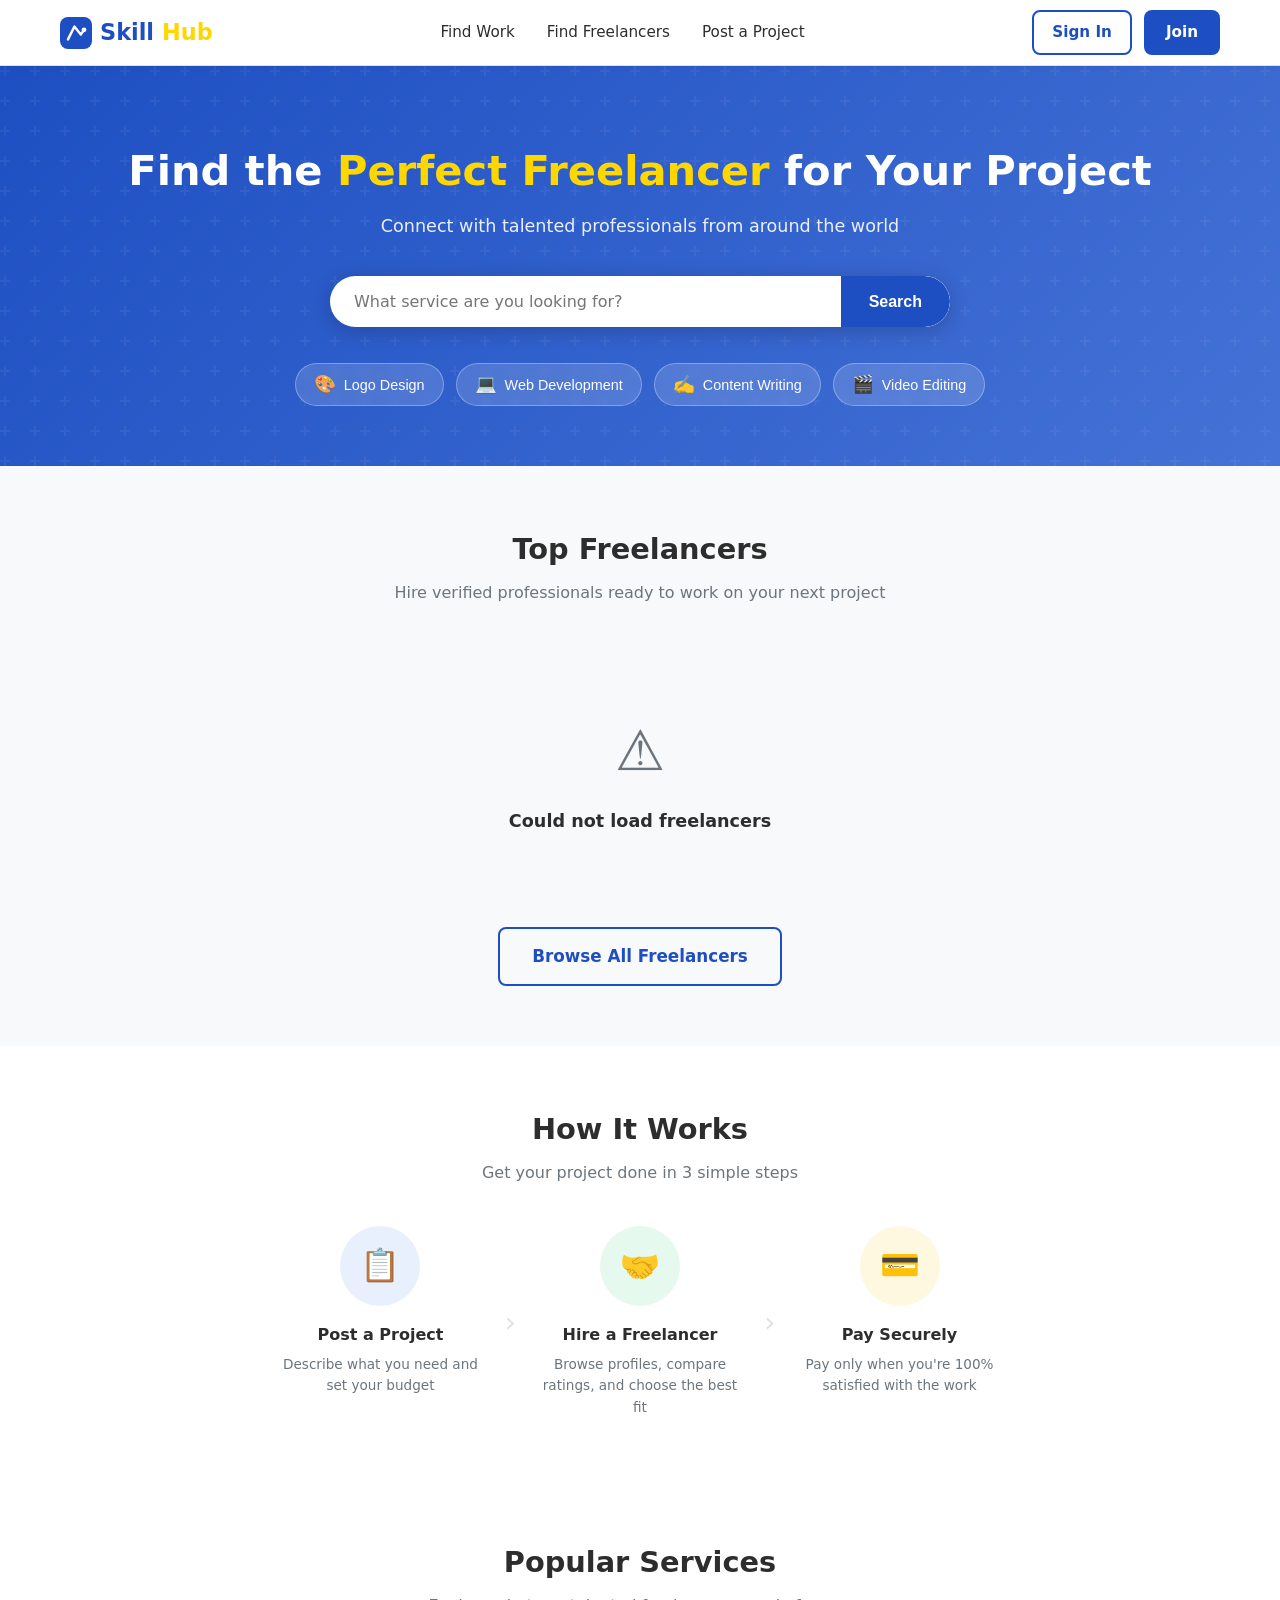
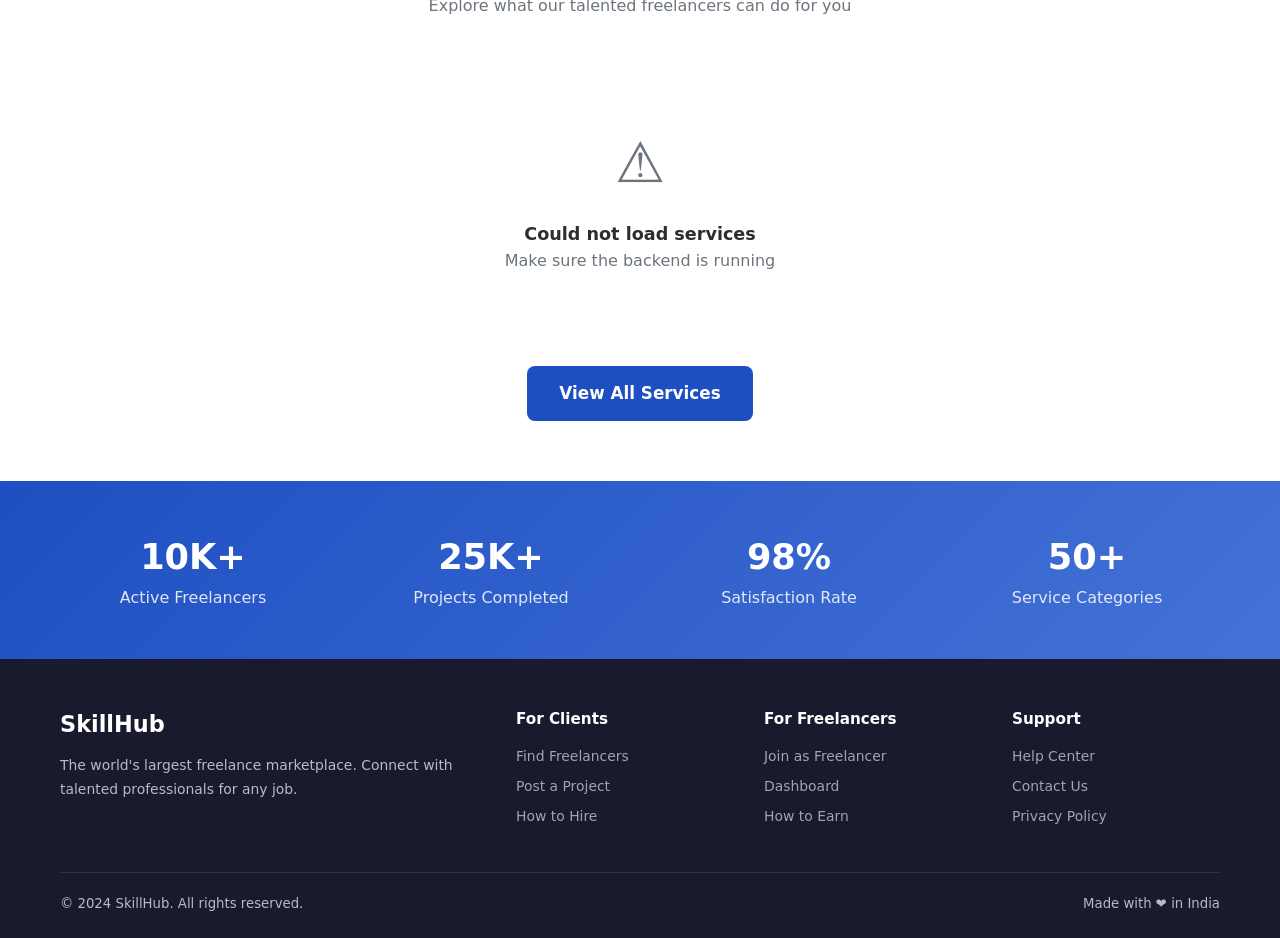
<file: e commerce/frontend/index.html>
<!DOCTYPE html>
<html lang="en">
<head>
  <meta charset="UTF-8">
  <meta name="viewport" content="width=device-width, initial-scale=1.0">
  <title>SkillHub – Find the Perfect Freelancer</title>
  <link rel="stylesheet" href="css/style.css">
</head>
<body>

<!-- ── Navbar ──────────────────────────────────────────── -->
<nav class="navbar">
  <div class="navbar-inner">
    <a href="index.html" class="navbar-logo">
      <svg viewBox="0 0 40 40" fill="none" xmlns="http://www.w3.org/2000/svg">
        <rect width="40" height="40" rx="10" fill="#1e4fc2"/>
        <path d="M10 28L18 12L26 22L30 16" stroke="white" stroke-width="3" stroke-linecap="round" stroke-linejoin="round"/>
        <circle cx="30" cy="16" r="3" fill="white"/>
      </svg>
      Skill<span style="color:#ffd700">Hub</span>
    </a>
    <div class="navbar-links">
      <a href="services.html">Find Work</a>
      <a href="services.html">Find Freelancers</a>
      <a href="client-dashboard.html">Post a Project</a>
    </div>
    <div class="navbar-actions" id="nav-actions">
      <a href="login.html" class="btn btn-outline">Sign In</a>
      <a href="register.html" class="btn btn-primary">Join</a>
    </div>
    <div class="hamburger" id="hamburger">
      <span></span><span></span><span></span>
    </div>
  </div>
  <div class="mobile-nav" id="mobile-nav">
    <a href="services.html">Find Work</a>
    <a href="services.html">Find Freelancers</a>
    <a href="client-dashboard.html">Post a Project</a>
    <a href="login.html">Sign In</a>
    <a href="register.html" class="btn btn-primary" style="display:inline-block">Join</a>
  </div>
</nav>

<!-- ── Hero ────────────────────────────────────────────── -->
<section class="hero">
  <div class="container">
    <h1 class="hero-title">Find the <span>Perfect Freelancer</span> for Your Project</h1>
    <p class="hero-subtitle">Connect with talented professionals from around the world</p>
    <div class="hero-search">
      <input type="text" id="hero-search-input" placeholder="What service are you looking for?">
      <button id="hero-search-btn">Search</button>
    </div>
    <div class="hero-categories" id="hero-cats">
      <button class="hero-cat-btn" data-slug="logo-design">
        <span class="cat-icon">🎨</span> Logo Design
      </button>
      <button class="hero-cat-btn" data-slug="web-development">
        <span class="cat-icon">💻</span> Web Development
      </button>
      <button class="hero-cat-btn" data-slug="content-writing">
        <span class="cat-icon">✍️</span> Content Writing
      </button>
      <button class="hero-cat-btn" data-slug="video-editing">
        <span class="cat-icon">🎬</span> Video Editing
      </button>
    </div>
  </div>
</section>

<!-- ── Featured Freelancers ─────────────────────────────── -->
<section class="section">
  <div class="container">
    <h2 class="section-title">Top Freelancers</h2>
    <p class="section-subtitle">Hire verified professionals ready to work on your next project</p>
    <div class="freelancer-grid" id="freelancer-grid">
      <!-- populated by JS -->
      <div class="loader-wrapper" style="grid-column:1/-1"><div class="loader"></div></div>
    </div>
    <div style="text-align:center;margin-top:32px">
      <a href="services.html" class="btn btn-outline btn-lg">Browse All Freelancers</a>
    </div>
  </div>
</section>

<!-- ── How It Works ─────────────────────────────────────── -->
<section class="hiw-section">
  <div class="container">
    <h2 class="section-title">How It Works</h2>
    <p class="section-subtitle">Get your project done in 3 simple steps</p>
    <div class="hiw-steps">
      <div class="hiw-step">
        <div class="hiw-icon hiw-icon-1">📋</div>
        <h3>Post a Project</h3>
        <p>Describe what you need and set your budget</p>
      </div>
      <div class="hiw-arrow">›</div>
      <div class="hiw-step">
        <div class="hiw-icon hiw-icon-2">🤝</div>
        <h3>Hire a Freelancer</h3>
        <p>Browse profiles, compare ratings, and choose the best fit</p>
      </div>
      <div class="hiw-arrow">›</div>
      <div class="hiw-step">
        <div class="hiw-icon hiw-icon-3">💳</div>
        <h3>Pay Securely</h3>
        <p>Pay only when you're 100% satisfied with the work</p>
      </div>
    </div>
  </div>
</section>

<!-- ── Popular Services ──────────────────────────────────── -->
<section class="section" style="background:#fff">
  <div class="container">
    <h2 class="section-title">Popular Services</h2>
    <p class="section-subtitle">Explore what our talented freelancers can do for you</p>
    <div class="services-grid" id="services-grid">
      <div class="loader-wrapper" style="grid-column:1/-1"><div class="loader"></div></div>
    </div>
    <div style="text-align:center;margin-top:32px">
      <a href="services.html" class="btn btn-primary btn-lg">View All Services</a>
    </div>
  </div>
</section>

<!-- ── Stats Banner ──────────────────────────────────────── -->
<section style="background:linear-gradient(135deg,#1e4fc2,#4472d6);padding:48px 0;color:#fff">
  <div class="container">
    <div style="display:grid;grid-template-columns:repeat(auto-fit,minmax(160px,1fr));gap:32px;text-align:center">
      <div><div style="font-size:2.2rem;font-weight:800">10K+</div><div style="opacity:.85">Active Freelancers</div></div>
      <div><div style="font-size:2.2rem;font-weight:800">25K+</div><div style="opacity:.85">Projects Completed</div></div>
      <div><div style="font-size:2.2rem;font-weight:800">98%</div><div style="opacity:.85">Satisfaction Rate</div></div>
      <div><div style="font-size:2.2rem;font-weight:800">50+</div><div style="opacity:.85">Service Categories</div></div>
    </div>
  </div>
</section>

<!-- ── Footer ───────────────────────────────────────────── -->
<footer>
  <div class="container">
    <div class="footer-grid">
      <div class="footer-col">
        <div class="footer-logo">SkillHub</div>
        <p class="footer-desc">The world's largest freelance marketplace. Connect with talented professionals for any job.</p>
      </div>
      <div class="footer-col">
        <h4>For Clients</h4>
        <a href="services.html">Find Freelancers</a>
        <a href="client-dashboard.html">Post a Project</a>
        <a href="#">How to Hire</a>
      </div>
      <div class="footer-col">
        <h4>For Freelancers</h4>
        <a href="register.html">Join as Freelancer</a>
        <a href="freelancer-dashboard.html">Dashboard</a>
        <a href="#">How to Earn</a>
      </div>
      <div class="footer-col">
        <h4>Support</h4>
        <a href="#">Help Center</a>
        <a href="#">Contact Us</a>
        <a href="#">Privacy Policy</a>
      </div>
    </div>
    <div class="footer-bottom">
      <span>© 2024 SkillHub. All rights reserved.</span>
      <span>Made with ❤️ in India</span>
    </div>
  </div>
</footer>

<script type="module" src="js/home.js"></script>
</body>
</html>
</file>
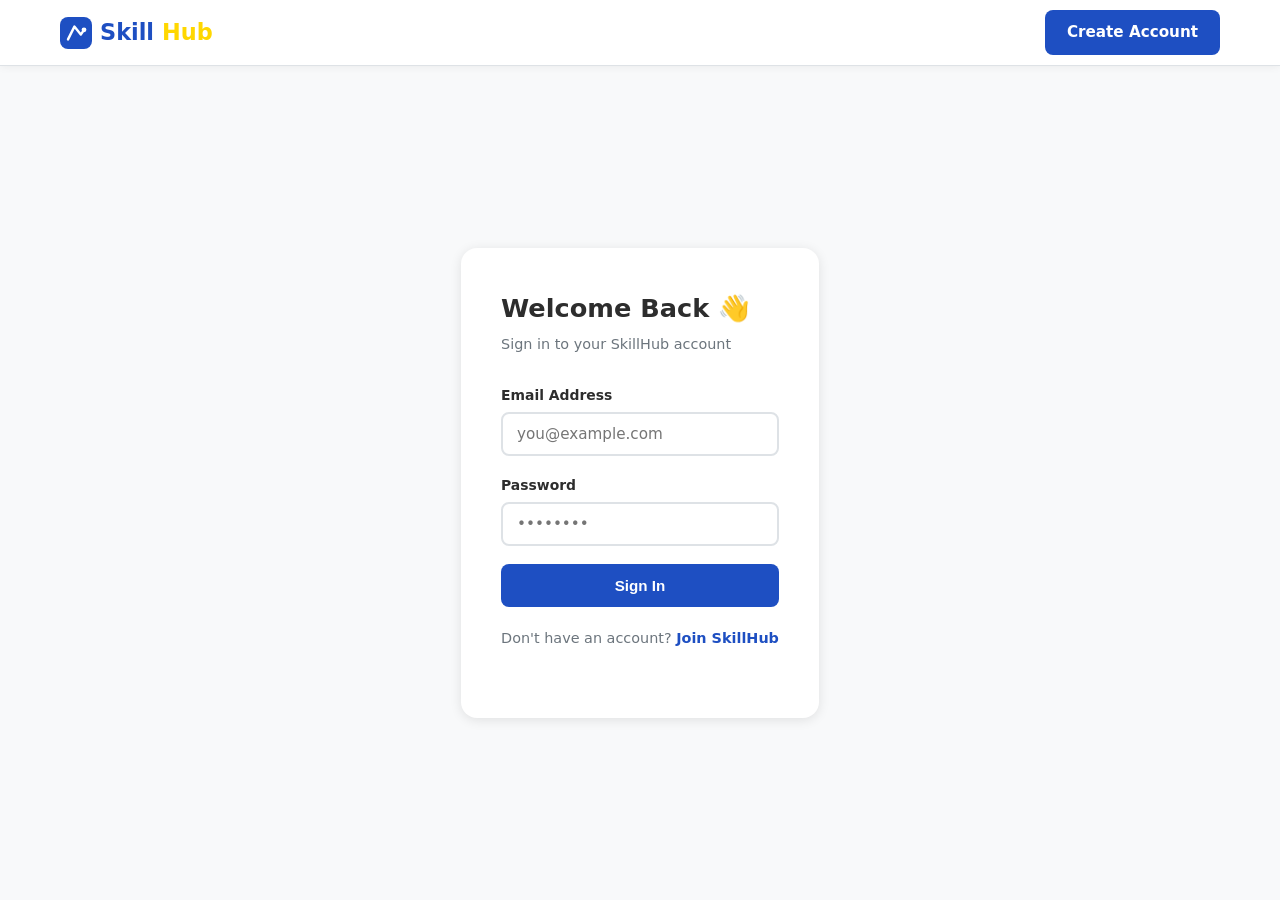
<file: e commerce/frontend/admin.html>
-- Active: 1771605668241@@127.0.0.1@3306@apna_auth
<!DOCTYPE html>
<html lang="en">
<head>
  <meta charset="UTF-8">
  <meta name="viewport" content="width=device-width, initial-scale=1.0">
  <title>Admin Panel – SkillHub</title>
  <link rel="stylesheet" href="css/style.css">
  <link rel="stylesheet" href="css/dashboard.css">
</head>
<body>

<nav class="navbar">
  <div class="navbar-inner">
    <a href="index.html" class="navbar-logo">
      <svg viewBox="0 0 40 40" fill="none"><rect width="40" height="40" rx="10" fill="#1e4fc2"/><path d="M10 28L18 12L26 22L30 16" stroke="white" stroke-width="3" stroke-linecap="round" stroke-linejoin="round"/><circle cx="30" cy="16" r="3" fill="white"/></svg>
      Skill<span style="color:#ffd700">Hub</span> <span style="font-size:.7rem;background:#dc3545;color:#fff;padding:2px 8px;border-radius:20px;margin-left:6px">Admin</span>
    </a>
    <div class="navbar-actions" id="nav-actions"></div>
  </div>
</nav>

<div class="dashboard-layout">
  <aside class="sidebar" id="sidebar">
    <div class="sidebar-user">
      <div class="sidebar-avatar" id="sb-avatar">A</div>
      <div class="sidebar-name" id="sb-name">Admin</div>
      <span class="sidebar-role">Administrator</span>
    </div>
    <ul class="sidebar-nav">
      <li class="active"><a href="#" data-tab="overview"><span class="nav-icon">📊</span> Overview</a></li>
      <li><a href="#" data-tab="users"><span class="nav-icon">👥</span> Users</a></li>
      <li><a href="#" data-tab="services"><span class="nav-icon">🛠</span> Services</a></li>
      <li><a href="#" data-tab="orders"><span class="nav-icon">📦</span> Orders</a></li>
      <li class="sidebar-divider"></li>
      <li><button id="seed-btn"><span class="nav-icon">🌱</span> Seed Categories</button></li>
      <li><button id="logout-btn"><span class="nav-icon">🚪</span> Logout</button></li>
    </ul>
  </aside>

  <main class="dashboard-main">
    <button class="sidebar-toggle-btn" id="sidebar-toggle">☰ Menu</button>

    <!-- Overview -->
    <div id="tab-overview">
      <div class="dashboard-header"><h1>Admin Overview</h1></div>
      <div class="stat-cards" id="admin-stats">
        <div class="loader-wrapper" style="grid-column:1/-1"><div class="loader"></div></div>
      </div>
    </div>

    <!-- Users -->
    <div id="tab-users" class="hidden">
      <div class="dashboard-header"><h1>Manage Users</h1></div>
      <div class="panel">
        <div class="table-wrapper">
          <table>
            <thead><tr><th>Name</th><th>Email</th><th>Role</th><th>Status</th><th>Joined</th><th>Actions</th></tr></thead>
            <tbody id="users-body"><tr><td colspan="6" style="text-align:center;color:#6c757d">Loading…</td></tr></tbody>
          </table>
        </div>
      </div>
    </div>

    <!-- Services -->
    <div id="tab-services" class="hidden">
      <div class="dashboard-header"><h1>Manage Services</h1></div>
      <div class="panel">
        <div class="table-wrapper">
          <table>
            <thead><tr><th>Title</th><th>Owner</th><th>Category</th><th>Price</th><th>Rating</th><th>Status</th><th>Actions</th></tr></thead>
            <tbody id="services-body"><tr><td colspan="7" style="text-align:center;color:#6c757d">Loading…</td></tr></tbody>
          </table>
        </div>
      </div>
    </div>

    <!-- Orders -->
    <div id="tab-orders" class="hidden">
      <div class="dashboard-header"><h1>All Orders</h1></div>
      <div class="panel">
        <div class="table-wrapper">
          <table>
            <thead><tr><th>ID</th><th>Service</th><th>Client</th><th>Freelancer</th><th>Amount</th><th>Status</th><th>Date</th></tr></thead>
            <tbody id="orders-body"><tr><td colspan="7" style="text-align:center;color:#6c757d">Loading…</td></tr></tbody>
          </table>
        </div>
      </div>
    </div>
  </main>
</div>

<script type="module">
import api from './js/api.js';
import { requireAuth, getUser, logout, renderNavAuth, toast, formatPrice, formatDate, avatarInitials } from './js/auth.js';

requireAuth();
const user = getUser();
if (user && user.role !== 'admin') window.location.href = 'index.html';

renderNavAuth();
document.getElementById('sb-name').textContent = user?.name || 'Admin';
document.getElementById('sb-avatar').textContent = avatarInitials(user?.name);
document.getElementById('logout-btn').addEventListener('click', logout);
document.getElementById('sidebar-toggle').addEventListener('click', () => document.getElementById('sidebar').classList.toggle('open'));

// Tab switching
function switchTab(tab) {
  document.querySelectorAll('[id^="tab-"]').forEach(el => el.classList.add('hidden'));
  document.getElementById(`tab-${tab}`).classList.remove('hidden');
  document.querySelectorAll('.sidebar-nav li').forEach(li => li.classList.toggle('active', !!li.querySelector(`[data-tab="${tab}"]`)));
  if (tab === 'users') loadUsers();
  if (tab === 'services') loadServices();
  if (tab === 'orders') loadOrders();
}
document.querySelectorAll('.sidebar-nav [data-tab]').forEach(a => {
  a.addEventListener('click', e => { e.preventDefault(); switchTab(a.dataset.tab); });
});

// Stats
async function loadStats() {
  const el = document.getElementById('admin-stats');
  try {
    const s = await api.get('/admin/stats');
    const revenue = s.total_revenue?.reduce((sum, r) => sum + r[0], 0) || 0;
    el.innerHTML = `
      <div class="stat-card blue"><div class="stat-card-icon">👥</div><div class="stat-card-label">Total Users</div><div class="stat-card-value">${s.total_users}</div></div>
      <div class="stat-card green"><div class="stat-card-icon">💼</div><div class="stat-card-label">Freelancers</div><div class="stat-card-value">${s.total_freelancers}</div></div>
      <div class="stat-card orange"><div class="stat-card-icon">🛒</div><div class="stat-card-label">Clients</div><div class="stat-card-value">${s.total_clients}</div></div>
      <div class="stat-card purple"><div class="stat-card-icon">🛠</div><div class="stat-card-label">Services</div><div class="stat-card-value">${s.active_services}/${s.total_services}</div></div>
      <div class="stat-card green"><div class="stat-card-icon">📦</div><div class="stat-card-label">Orders</div><div class="stat-card-value">${s.total_orders}</div></div>
      <div class="stat-card orange"><div class="stat-card-icon">💰</div><div class="stat-card-label">Revenue</div><div class="stat-card-value">${formatPrice(revenue)}</div></div>
    `;
  } catch (e) { el.innerHTML = `<p style="color:#dc3545">${e.message}</p>`; }
}

// Users
async function loadUsers() {
  const tbody = document.getElementById('users-body');
  try {
    const users = await api.get('/admin/users');
    tbody.innerHTML = users.map(u => `
      <tr>
        <td><div class="td-user"><div class="td-avatar">${avatarInitials(u.name)}</div>${u.name}</div></td>
        <td>${u.email}</td>
        <td><span class="badge badge-${u.role === 'freelancer' ? 'active' : u.role === 'admin' ? 'completed' : 'pending'}">${u.role}</span></td>
        <td><span class="badge badge-${u.is_active ? 'active' : 'cancelled'}">${u.is_active ? 'Active' : 'Banned'}</span></td>
        <td>${formatDate(u.created_at)}</td>
        <td><button class="btn btn-sm btn-${u.is_active ? 'danger' : 'primary'}" onclick="toggleUser(${u.id})">${u.is_active ? 'Ban' : 'Activate'}</button></td>
      </tr>`).join('');
  } catch (e) { tbody.innerHTML = `<tr><td colspan="6" style="color:#dc3545">${e.message}</td></tr>`; }
}
window.toggleUser = async function(id) {
  try { await api.put(`/admin/users/${id}/toggle`); toast('User status updated', 'success'); loadUsers(); }
  catch (e) { toast(e.message, 'error'); }
};

// Services
async function loadServices() {
  const tbody = document.getElementById('services-body');
  try {
    const svcs = await api.get('/admin/services');
    tbody.innerHTML = svcs.map(s => `
      <tr>
        <td>${s.title}</td>
        <td>${s.owner?.name || '—'}</td>
        <td>${s.category?.name || '—'}</td>
        <td>${formatPrice(s.price)}</td>
        <td>⭐ ${s.rating?.toFixed(1)}</td>
        <td><span class="badge badge-${s.is_active ? 'active' : 'cancelled'}">${s.is_active ? 'Active' : 'Hidden'}</span></td>
        <td><button class="btn-icon btn-icon-delete" onclick="deleteService(${s.id})">🗑</button></td>
      </tr>`).join('');
  } catch (e) { tbody.innerHTML = `<tr><td colspan="7" style="color:#dc3545">${e.message}</td></tr>`; }
}
window.deleteService = async function(id) {
  if (!confirm('Delete this service?')) return;
  try { await api.delete(`/admin/services/${id}`); toast('Service deleted', 'success'); loadServices(); }
  catch (e) { toast(e.message, 'error'); }
};

// Orders
async function loadOrders() {
  const tbody = document.getElementById('orders-body');
  try {
    const orders = await api.get('/admin/orders');
    tbody.innerHTML = orders.map(o => `
      <tr>
        <td>#${o.id}</td>
        <td>${o.service_title || '—'}</td>
        <td>${o.client_name || '—'}</td>
        <td>${o.freelancer_name || '—'}</td>
        <td>${formatPrice(o.amount)}</td>
        <td><span class="badge badge-${o.status}">${o.status}</span></td>
        <td>${formatDate(o.created_at)}</td>
      </tr>`).join('');
  } catch (e) { tbody.innerHTML = `<tr><td colspan="7" style="color:#dc3545">${e.message}</td></tr>`; }
}

// Seed categories
document.getElementById('seed-btn').addEventListener('click', async () => {
  try {
  const res = await api.post('/admin/seed-categories', {});
    toast(`${res.message}`, 'success');
  } catch (e) { toast(e.message, 'error'); }
});

loadStats();
</script>
</body>
</html>
</file>
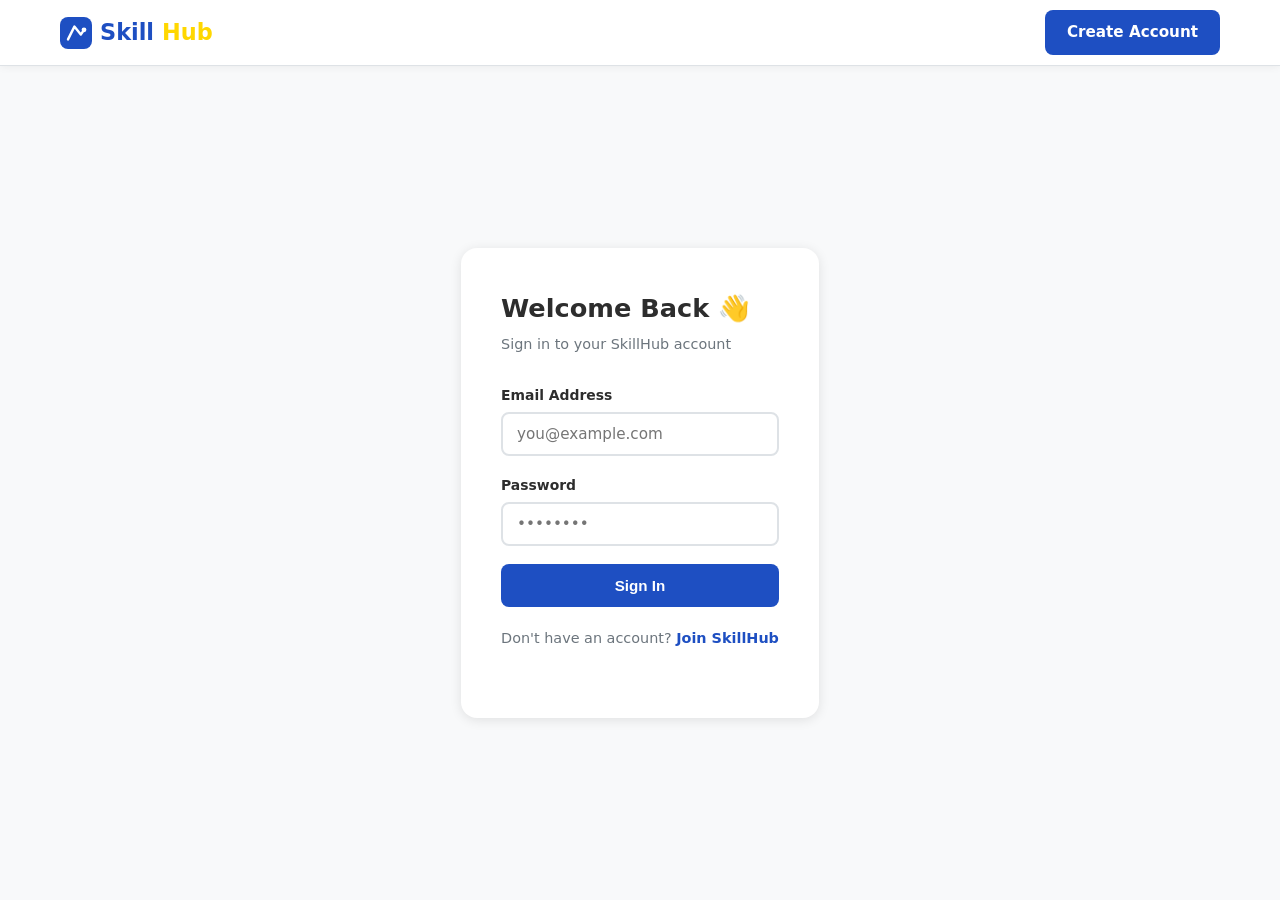
<file: e commerce/frontend/client-dashboard.html>
<!DOCTYPE html>
<html lang="en">
<head>
  <meta charset="UTF-8">
  <meta name="viewport" content="width=device-width, initial-scale=1.0">
  <title>Client Dashboard – SkillHub</title>
  <link rel="stylesheet" href="css/style.css">
  <link rel="stylesheet" href="css/dashboard.css">
</head>
<body>

<nav class="navbar">
  <div class="navbar-inner">
    <a href="index.html" class="navbar-logo">
      <svg viewBox="0 0 40 40" fill="none"><rect width="40" height="40" rx="10" fill="#1e4fc2"/><path d="M10 28L18 12L26 22L30 16" stroke="white" stroke-width="3" stroke-linecap="round" stroke-linejoin="round"/><circle cx="30" cy="16" r="3" fill="white"/></svg>
      Skill<span style="color:#ffd700">Hub</span>
    </a>
    <div class="navbar-actions" id="nav-actions"></div>
  </div>
</nav>

<div class="dashboard-layout">
  <!-- Sidebar -->
  <aside class="sidebar" id="sidebar">
    <div class="sidebar-user">
      <div class="sidebar-avatar" id="sb-avatar">C</div>
      <div class="sidebar-name" id="sb-name">Loading…</div>
      <span class="sidebar-role">Client</span>
    </div>
    <ul class="sidebar-nav">
      <li class="active"><a href="#" data-tab="overview"><span class="nav-icon">📊</span> Dashboard</a></li>
      <li><a href="services.html"><span class="nav-icon">➕</span> Post a Project</a></li>
      <li><a href="#" data-tab="projects"><span class="nav-icon">📁</span> My Projects</a></li>
      <li><a href="#" data-tab="freelancers"><span class="nav-icon">👥</span> Hired Freelancers</a></li>
      <li><a href="#" data-tab="payments"><span class="nav-icon">💳</span> Payments</a></li>
      <li><a href="messages.html"><span class="nav-icon">💬</span> Messages</a></li>
      <li class="sidebar-divider"></li>
      <li><a href="profile.html?self=1"><span class="nav-icon">👤</span> My Profile</a></li>
      <li><button id="logout-btn"><span class="nav-icon">🚪</span> Logout</button></li>
    </ul>
  </aside>

  <!-- Main -->
  <main class="dashboard-main">
    <button class="sidebar-toggle-btn" id="sidebar-toggle">☰ Menu</button>

    <!-- Overview -->
    <div id="tab-overview">
      <div class="dashboard-header">
        <div>
          <h1>Client Dashboard</h1>
          <p id="welcome-msg">Welcome back!</p>
        </div>
        <a href="services.html" class="btn btn-primary">Find Freelancers</a>
      </div>

      <div class="stat-cards">
        <div class="stat-card blue">
          <div class="stat-card-icon">📂</div>
          <div class="stat-card-label">Open Projects</div>
          <div class="stat-card-value" id="stat-open">0</div>
        </div>
        <div class="stat-card green">
          <div class="stat-card-icon">👥</div>
          <div class="stat-card-label">Hired Freelancers</div>
          <div class="stat-card-value" id="stat-hired">0</div>
        </div>
        <div class="stat-card orange">
          <div class="stat-card-icon">💰</div>
          <div class="stat-card-label">Total Spent</div>
          <div class="stat-card-value" id="stat-spent">₹0</div>
        </div>
      </div>

      <!-- Open Projects Card (matching UI design) -->
      <div style="display:grid;grid-template-columns:1fr 1fr;gap:20px">
        <div class="panel">
          <div class="panel-header">
            <h3>Open Projects</h3>
            <span id="open-badge" style="background:#1e4fc2;color:#fff;border-radius:8px;padding:3px 12px;font-size:.85rem;font-weight:700">0</span>
          </div>
          <div id="open-projects-list" style="padding:16px">
            <div class="loader-wrapper"><div class="loader"></div></div>
          </div>
        </div>

        <div class="panel">
          <div class="panel-header">
            <h3>Current Projects</h3>
          </div>
          <div id="current-projects-list" style="padding:8px 16px">
            <div class="loader-wrapper"><div class="loader"></div></div>
          </div>
        </div>
      </div>
    </div>

    <!-- My Projects -->
    <div id="tab-projects" class="hidden">
      <div class="dashboard-header"><h1>My Projects</h1></div>
      <div class="panel">
        <div class="table-wrapper">
          <table>
            <thead><tr><th>Service</th><th>Freelancer</th><th>Amount</th><th>Status</th><th>Date</th><th>Action</th></tr></thead>
            <tbody id="projects-body">
              <tr><td colspan="6" style="text-align:center;color:#6c757d">Loading…</td></tr>
            </tbody>
          </table>
        </div>
      </div>
    </div>

    <!-- Hired Freelancers -->
    <div id="tab-freelancers" class="hidden">
      <div class="dashboard-header"><h1>Hired Freelancers</h1></div>
      <div id="hired-grid" style="display:grid;grid-template-columns:repeat(auto-fill,minmax(220px,1fr));gap:20px">
        <div class="loader-wrapper" style="grid-column:1/-1"><div class="loader"></div></div>
      </div>
    </div>

    <!-- Payments -->
    <div id="tab-payments" class="hidden">
      <div class="dashboard-header"><h1>Payments</h1></div>
      <div class="stat-cards">
        <div class="stat-card orange">
          <div class="stat-card-icon">💰</div>
          <div class="stat-card-label">Total Spent</div>
          <div class="stat-card-value" id="pay-total">₹0</div>
        </div>
      </div>
      <div class="panel">
        <div class="panel-header"><h3>Payment History</h3></div>
        <div class="table-wrapper">
          <table>
            <thead><tr><th>Order</th><th>Service</th><th>Amount</th><th>Status</th><th>Date</th></tr></thead>
            <tbody id="payments-body">
              <tr><td colspan="5" style="text-align:center;color:#6c757d">Loading…</td></tr>
            </tbody>
          </table>
        </div>
      </div>
    </div>
  </main>
</div>

<script type="module" src="js/client-dashboard.js"></script>
</body>
</html>
</file>
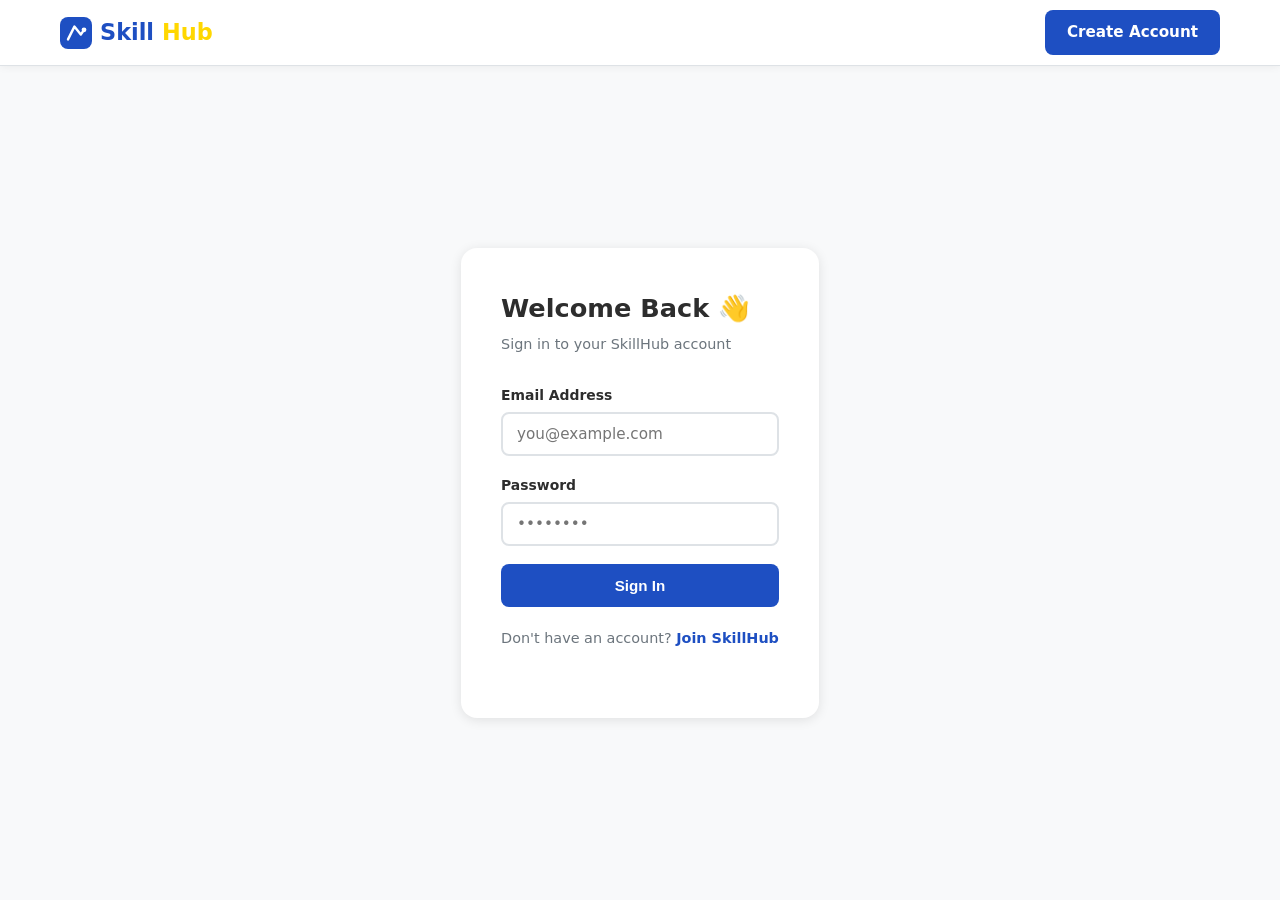
<file: e commerce/frontend/freelancer-dashboard.html>
<!DOCTYPE html>
<html lang="en">
<head>
  <meta charset="UTF-8">
  <meta name="viewport" content="width=device-width, initial-scale=1.0">
  <title>Freelancer Dashboard – SkillHub</title>
  <link rel="stylesheet" href="css/style.css">
  <link rel="stylesheet" href="css/dashboard.css">
</head>
<body>

<nav class="navbar">
  <div class="navbar-inner">
    <a href="index.html" class="navbar-logo">
      <svg viewBox="0 0 40 40" fill="none"><rect width="40" height="40" rx="10" fill="#1e4fc2"/><path d="M10 28L18 12L26 22L30 16" stroke="white" stroke-width="3" stroke-linecap="round" stroke-linejoin="round"/><circle cx="30" cy="16" r="3" fill="white"/></svg>
      Skill<span style="color:#ffd700">Hub</span>
    </a>
    <div class="navbar-actions" id="nav-actions"></div>
  </div>
</nav>

<div class="dashboard-layout">

  <!-- Sidebar -->
  <aside class="sidebar" id="sidebar">
    <div class="sidebar-user">
      <div class="sidebar-avatar" id="sb-avatar">F</div>
      <div class="sidebar-name" id="sb-name">Loading…</div>
      <span class="sidebar-role">Freelancer</span>
    </div>
    <ul class="sidebar-nav">
      <li class="active"><a href="#" data-tab="overview"><span class="nav-icon">📊</span> Dashboard</a></li>
      <li><a href="#" data-tab="services"><span class="nav-icon">🛠</span> Add Services</a></li>
      <li><a href="#" data-tab="orders"><span class="nav-icon">📦</span> Orders</a></li>
      <li><a href="#" data-tab="earnings"><span class="nav-icon">💰</span> Earnings</a></li>
      <li><a href="messages.html" ><span class="nav-icon">💬</span> Messages</a></li>
      <li class="sidebar-divider"></li>
      <li><a href="profile.html?self=1"><span class="nav-icon">👤</span> My Profile</a></li>
      <li><button id="logout-btn"><span class="nav-icon">🚪</span> Logout</button></li>
    </ul>
  </aside>

  <!-- Main -->
  <main class="dashboard-main">
    <button class="sidebar-toggle-btn" id="sidebar-toggle">☰ Menu</button>

    <!-- Overview Tab -->
    <div id="tab-overview">
      <div class="dashboard-header">
        <div>
          <h1>Freelancer Dashboard</h1>
          <p id="welcome-msg">Welcome back!</p>
        </div>
        <button class="btn btn-primary" onclick="switchTab('services')">+ Add New Service</button>
      </div>

      <!-- Stat cards -->
      <div class="stat-cards">
        <div class="stat-card blue">
          <div class="stat-card-icon">💰</div>
          <div class="stat-card-label">Total Earnings</div>
          <div class="stat-card-value" id="stat-earnings">₹0</div>
          <div class="stat-card-sub">Completed orders</div>
        </div>
        <div class="stat-card green">
          <div class="stat-card-icon">⚡</div>
          <div class="stat-card-label">Active Orders</div>
          <div class="stat-card-value" id="stat-active">0</div>
        </div>
        <div class="stat-card orange">
          <div class="stat-card-icon">✅</div>
          <div class="stat-card-label">Completed Projects</div>
          <div class="stat-card-value" id="stat-completed">0</div>
        </div>
        <div class="stat-card purple">
          <div class="stat-card-icon">🛠</div>
          <div class="stat-card-label">My Services</div>
          <div class="stat-card-value" id="stat-services">0</div>
        </div>
      </div>

      <!-- Recent Orders -->
      <div class="panel">
        <div class="panel-header">
          <h3>Recent Orders</h3>
          <button class="btn btn-outline btn-sm" onclick="switchTab('orders')">View All</button>
        </div>
        <div class="table-wrapper">
          <table>
            <thead><tr><th>Client</th><th>Service</th><th>Amount</th><th>Status</th><th>Date</th><th>Action</th></tr></thead>
            <tbody id="recent-orders-body">
              <tr><td colspan="6" style="text-align:center;color:#6c757d">Loading…</td></tr>
            </tbody>
          </table>
        </div>
      </div>
    </div>

    <!-- Services Tab -->
    <div id="tab-services" class="hidden">
      <div class="dashboard-header">
        <div><h1>My Services</h1><p>Manage your service listings</p></div>
      </div>

      <!-- Add Service Form -->
      <div class="panel" style="margin-bottom:28px">
        <div class="panel-header"><h3 id="service-form-title">Add New Service</h3></div>
        <div class="panel-body">
          <form id="service-form" class="dash-form">
            <input type="hidden" id="edit-service-id">
            <div class="dash-form-row">
              <div class="form-group">
                <label>Service Title *</label>
                <input type="text" id="svc-title" class="form-control" placeholder="e.g. I will design a professional logo" required>
              </div>
              <div class="form-group">
                <label>Price (₹) *</label>
                <input type="number" id="svc-price" class="form-control" placeholder="1500" min="1" required>
              </div>
            </div>
            <div class="form-group">
              <label>Category</label>
              <select id="svc-category" class="form-control"><option value="">Select category…</option></select>
            </div>
            <div class="form-group">
              <label>Description</label>
              <textarea id="svc-desc" class="form-control" placeholder="Describe your service in detail…"></textarea>
            </div>
            <div class="form-group">
              <label>Service Image</label>
              <div class="img-upload-box" id="img-box">
                <input type="file" id="svc-image" accept="image/*">
                <div id="img-box-text">📷 Click to upload image (JPG, PNG, WebP)</div>
                <img id="img-preview" class="img-preview hidden" alt="">
              </div>
            </div>
            <div style="display:flex;gap:10px">
              <button type="submit" class="btn btn-primary" id="svc-submit-btn">Add Service</button>
              <button type="button" id="svc-cancel-btn" class="btn btn-outline hidden">Cancel</button>
            </div>
          </form>
        </div>
      </div>

      <!-- Existing services list -->
      <div class="panel">
        <div class="panel-header"><h3>Your Listings</h3></div>
        <div class="table-wrapper">
          <table>
            <thead><tr><th>Title</th><th>Category</th><th>Price</th><th>Rating</th><th>Status</th><th>Actions</th></tr></thead>
            <tbody id="my-services-body">
              <tr><td colspan="6" style="text-align:center;color:#6c757d">Loading…</td></tr>
            </tbody>
          </table>
        </div>
      </div>
    </div>

    <!-- Orders Tab -->
    <div id="tab-orders" class="hidden">
      <div class="dashboard-header"><h1>All Orders</h1></div>
      <div class="panel">
        <div class="table-wrapper">
          <table>
            <thead><tr><th>Client</th><th>Service</th><th>Amount</th><th>Status</th><th>Date</th><th>Update Status</th></tr></thead>
            <tbody id="all-orders-body">
              <tr><td colspan="6" style="text-align:center;color:#6c757d">Loading…</td></tr>
            </tbody>
          </table>
        </div>
      </div>
    </div>

    <!-- Earnings Tab -->
    <div id="tab-earnings" class="hidden">
      <div class="dashboard-header"><h1>Earnings</h1></div>
      <div class="stat-cards">
        <div class="stat-card green">
          <div class="stat-card-icon">💰</div>
          <div class="stat-card-label">Total Earned</div>
          <div class="stat-card-value" id="earn-total">₹0</div>
        </div>
        <div class="stat-card blue">
          <div class="stat-card-icon">📦</div>
          <div class="stat-card-label">Completed Orders</div>
          <div class="stat-card-value" id="earn-orders">0</div>
        </div>
      </div>
      <div class="panel">
        <div class="panel-header"><h3>Completed Orders (Paid)</h3></div>
        <div class="table-wrapper">
          <table>
            <thead><tr><th>Service</th><th>Client</th><th>Amount</th><th>Date</th></tr></thead>
            <tbody id="earnings-body"></tbody>
          </table>
        </div>
      </div>
    </div>
  </main>
</div>

<script type="module" src="js/freelancer-dashboard.js"></script>
</body>
</html>
</file>
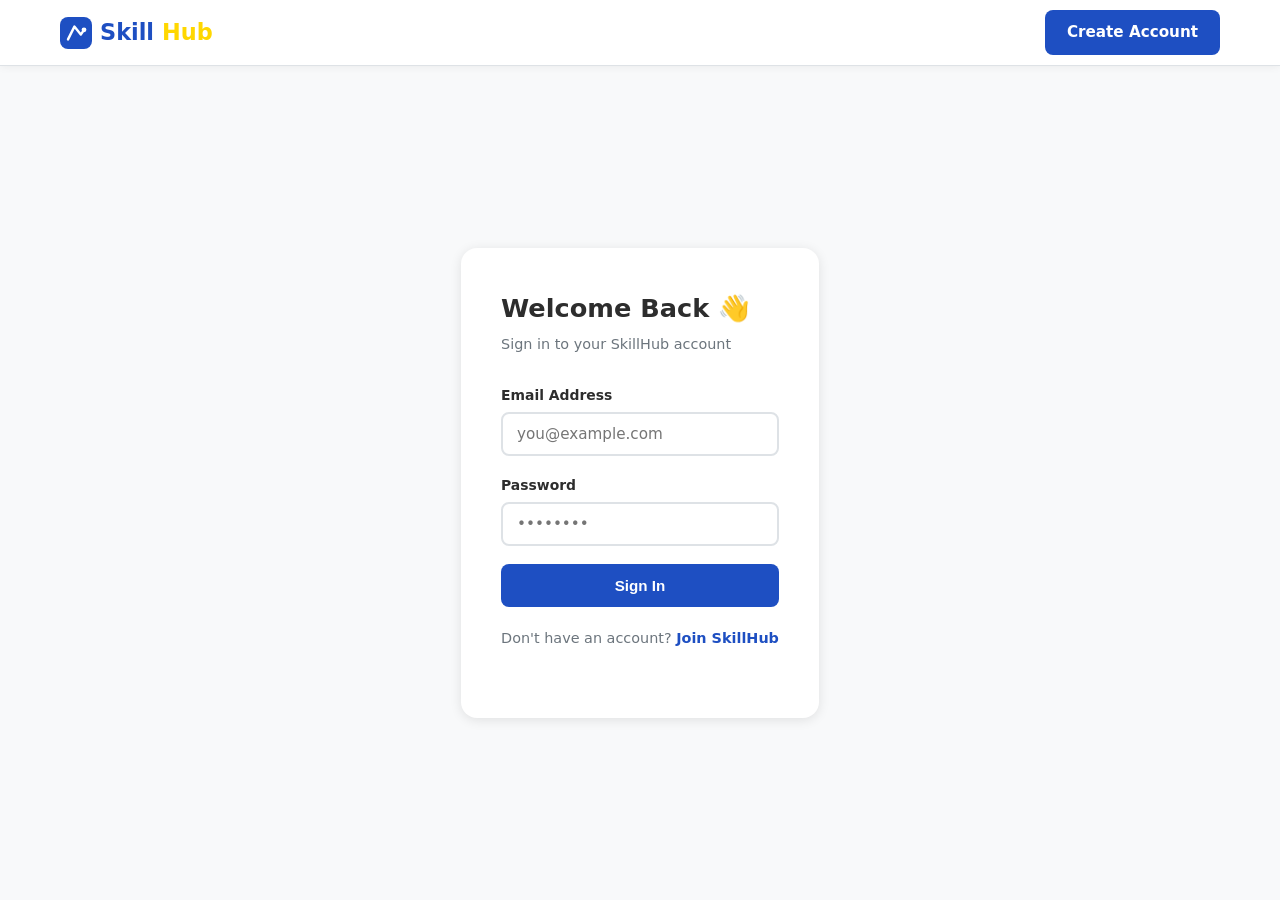
<file: e commerce/frontend/login.html>
<!DOCTYPE html>
<html lang="en">
<head>
  <meta charset="UTF-8">
  <meta name="viewport" content="width=device-width, initial-scale=1.0">
  <title>Sign In – SkillHub</title>
  <link rel="stylesheet" href="css/style.css">
</head>
<body style="min-height:100vh;display:flex;flex-direction:column">

<nav class="navbar">
  <div class="navbar-inner">
    <a href="index.html" class="navbar-logo">
      <svg viewBox="0 0 40 40" fill="none"><rect width="40" height="40" rx="10" fill="#1e4fc2"/><path d="M10 28L18 12L26 22L30 16" stroke="white" stroke-width="3" stroke-linecap="round" stroke-linejoin="round"/><circle cx="30" cy="16" r="3" fill="white"/></svg>
      Skill<span style="color:#ffd700">Hub</span>
    </a>
    <div class="navbar-actions">
      <a href="register.html" class="btn btn-primary">Create Account</a>
    </div>
  </div>
</nav>

<main style="flex:1;display:flex;align-items:center;justify-content:center;padding:40px 20px;background:#f8f9fa">
  <div class="form-card">
    <h2>Welcome Back 👋</h2>
    <p>Sign in to your SkillHub account</p>

    <div id="error-msg" class="form-error" style="display:none;background:#fce8e6;padding:10px 14px;border-radius:8px;margin-bottom:16px"></div>

    <form id="login-form">
      <div class="form-group">
        <label>Email Address</label>
        <input type="email" id="email" class="form-control" placeholder="you@example.com" required>
      </div>
      <div class="form-group">
        <label>Password</label>
        <input type="password" id="password" class="form-control" placeholder="••••••••" required>
      </div>
      <button type="submit" class="btn btn-primary btn-block" id="submit-btn" style="padding:13px">
        Sign In
      </button>
    </form>

    <p style="text-align:center;margin-top:20px;font-size:.9rem;color:#6c757d">
      Don't have an account? <a href="register.html" style="color:#1e4fc2;font-weight:600">Join SkillHub</a>
    </p>
  </div>
</main>

<script type="module">
import { login, isLoggedIn, getUser } from './js/auth.js';

// Redirect if already logged in
if (isLoggedIn()) {
  const u = getUser();
  window.location.href = u?.role === 'freelancer' ? 'freelancer-dashboard.html'
                       : u?.role === 'admin'       ? 'admin.html'
                                                    : 'client-dashboard.html';
}

document.getElementById('login-form').addEventListener('submit', async (e) => {
  e.preventDefault();
  const btn = document.getElementById('submit-btn');
  const err = document.getElementById('error-msg');
  btn.disabled = true;
  btn.textContent = 'Signing in…';
  err.style.display = 'none';
  try {
    const user = await login(
      document.getElementById('email').value,
      document.getElementById('password').value,
    );
    window.location.href = user.role === 'freelancer' ? 'freelancer-dashboard.html'
                         : user.role === 'admin'       ? 'admin.html'
                                                        : 'client-dashboard.html';
  } catch (ex) {
    err.textContent = ex.message;
    err.style.display = 'block';
    btn.disabled = false;
    btn.textContent = 'Sign In';
  }
});
</script>
</body>
</html>
</file>
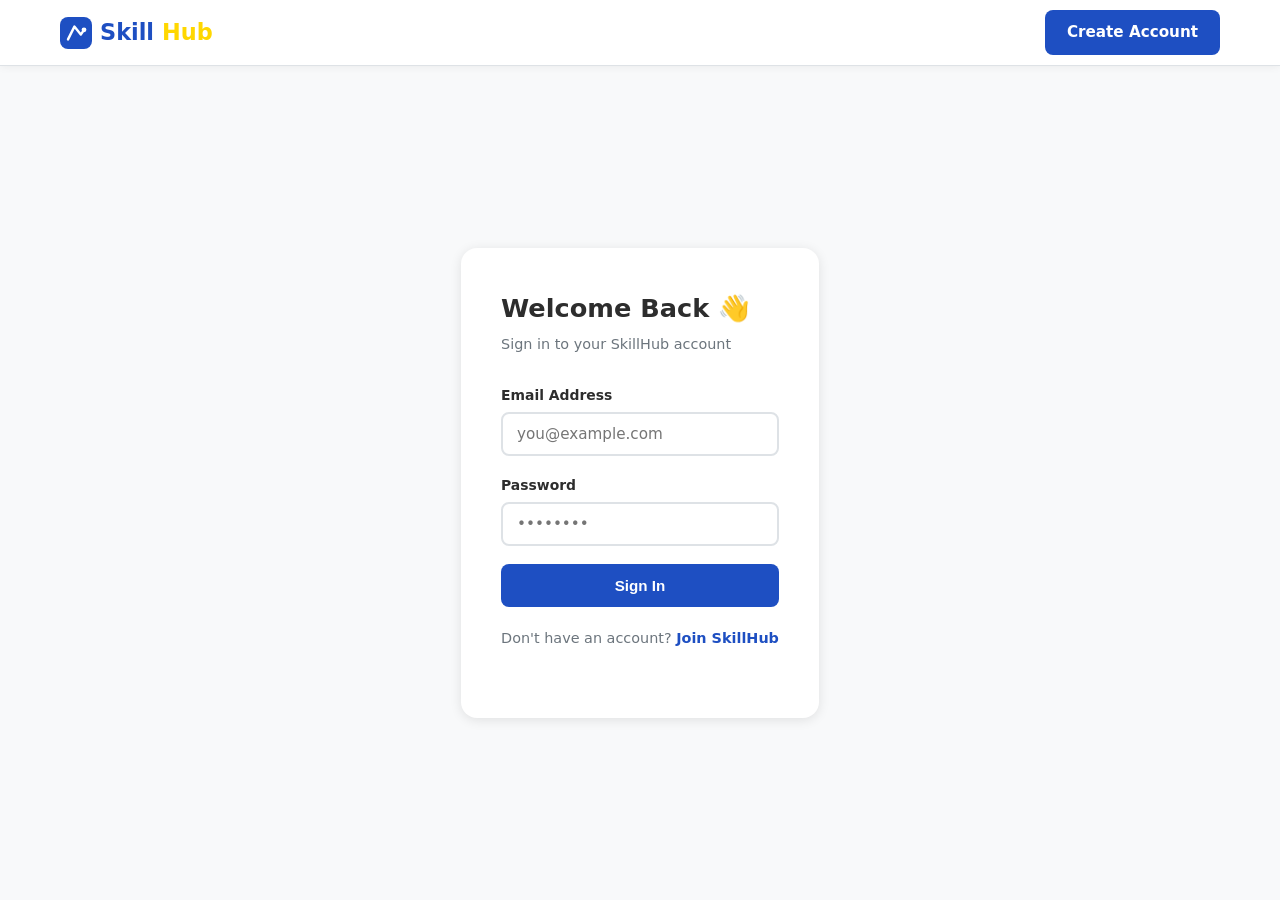
<file: e commerce/frontend/messages.html>
<!DOCTYPE html>
<html lang="en">
<head>
  <meta charset="UTF-8">
  <meta name="viewport" content="width=device-width, initial-scale=1.0">
  <title>Messages – SkillHub</title>
  <link rel="stylesheet" href="css/style.css">
  <link rel="stylesheet" href="css/dashboard.css">
</head>
<body>

<nav class="navbar">
  <div class="navbar-inner">
    <a href="index.html" class="navbar-logo">
      <svg viewBox="0 0 40 40" fill="none"><rect width="40" height="40" rx="10" fill="#1e4fc2"/><path d="M10 28L18 12L26 22L30 16" stroke="white" stroke-width="3" stroke-linecap="round" stroke-linejoin="round"/><circle cx="30" cy="16" r="3" fill="white"/></svg>
      Skill<span style="color:#ffd700">Hub</span>
    </a>
    <div class="navbar-actions" id="nav-actions"></div>
  </div>
</nav>

<div class="chat-layout">
  <!-- Contacts sidebar -->
  <div class="chat-sidebar">
    <div class="chat-sidebar-header">💬 Messages</div>
    <div id="contacts-list">
      <div class="loader-wrapper" style="padding:20px"><div class="loader"></div></div>
    </div>
  </div>

  <!-- Chat main -->
  <div class="chat-main" id="chat-main">
    <div style="flex:1;display:flex;align-items:center;justify-content:center;color:#6c757d;font-size:.95rem">
      Select a conversation to start chatting
    </div>
  </div>
</div>

<script type="module">
import api from './js/api.js';
import { requireAuth, getUser, renderNavAuth, toast, avatarInitials } from './js/auth.js';

requireAuth();
renderNavAuth();

const API_IMG = 'http://localhost:8000';
const me = getUser();
let activeContact = null;
let pollInterval = null;

// Pre-select from URL ?to=userId
const toParam = new URLSearchParams(window.location.search).get('to');

async function loadInbox() {
  const el = document.getElementById('contacts-list');
  try {
    const inbox = await api.get('/messages/inbox');
    if (!inbox.length && !toParam) {
      el.innerHTML = '<div style="padding:16px;color:#6c757d;font-size:.88rem">No conversations yet</div>';
      return;
    }
    el.innerHTML = inbox.map(c => `
      <div class="chat-contact ${activeContact === c.user_id ? 'active' : ''}" data-uid="${c.user_id}" data-name="${c.user_name}">
        <div style="width:38px;height:38px;border-radius:50%;background:#1e4fc2;color:#fff;display:flex;align-items:center;justify-content:center;font-weight:700;font-size:.8rem;flex-shrink:0">${avatarInitials(c.user_name)}</div>
        <div class="chat-contact-info">
          <div class="chat-contact-name">${c.user_name}</div>
          <div class="chat-contact-last">${c.last_message}</div>
        </div>
        ${c.unread > 0 ? `<div class="chat-unread">${c.unread}</div>` : ''}
      </div>`).join('');

    document.querySelectorAll('.chat-contact').forEach(el => {
      el.addEventListener('click', () => openChat(Number(el.dataset.uid), el.dataset.name));
    });

    // Auto-open if ?to= param
    if (toParam && !activeContact) {
      const existing = inbox.find(c => c.user_id === Number(toParam));
      const name = existing?.user_name || `User #${toParam}`;
      openChat(Number(toParam), name);
    }
  } catch (e) { el.innerHTML = `<div style="padding:16px;color:#dc3545">${e.message}</div>`; }
}

function openChat(uid, name) {
  activeContact = uid;
  document.querySelectorAll('.chat-contact').forEach(el => {
    el.classList.toggle('active', Number(el.dataset.uid) === uid);
  });
  clearInterval(pollInterval);

  const chatMain = document.getElementById('chat-main');
  chatMain.innerHTML = `
    <div class="chat-header">
      <div style="width:36px;height:36px;border-radius:50%;background:#1e4fc2;color:#fff;display:flex;align-items:center;justify-content:center;font-weight:700;font-size:.8rem">${avatarInitials(name)}</div>
      <div style="font-weight:700">${name}</div>
      <div style="margin-left:auto"><span style="width:8px;height:8px;background:#28a745;border-radius:50%;display:inline-block"></span> Online</div>
    </div>
    <div class="chat-messages" id="chat-messages"></div>
    <div class="chat-input-area">
      <input type="text" id="msg-input" placeholder="Type a message…">
      <button class="chat-send-btn" id="send-btn">➤</button>
    </div>
  `;

  document.getElementById('send-btn').addEventListener('click', sendMessage);
  document.getElementById('msg-input').addEventListener('keydown', e => {
    if (e.key === 'Enter' && !e.shiftKey) { e.preventDefault(); sendMessage(); }
  });

  loadMessages(uid);
  pollInterval = setInterval(() => loadMessages(uid), 4000);
}

async function loadMessages(uid) {
  const el = document.getElementById('chat-messages');
  if (!el) return;
  try {
    const msgs = await api.get(`/messages/conversation/${uid}`);
    const wasAtBottom = el.scrollHeight - el.scrollTop <= el.clientHeight + 20;
    el.innerHTML = msgs.map(m => {
      const isSent = m.sender_id === me?.id;
      const time = new Date(m.created_at).toLocaleTimeString('en-IN', { hour: '2-digit', minute: '2-digit' });
      return `
        <div class="chat-bubble ${isSent ? 'sent' : 'received'}">
          <div>${m.content}</div>
          <div class="chat-bubble-time">${time}</div>
        </div>`;
    }).join('');
    if (wasAtBottom || msgs.length === 0) el.scrollTop = el.scrollHeight;
  } catch {}
}

async function sendMessage() {
  const input = document.getElementById('msg-input');
  const text = input?.value.trim();
  if (!text || !activeContact) return;
  input.value = '';
  try {
    await api.post('/messages', { receiver_id: activeContact, content: text });
    loadMessages(activeContact);
    loadInbox();
  } catch (e) { toast(e.message, 'error'); }
}

loadInbox();
</script>
</body>
</html>
</file>
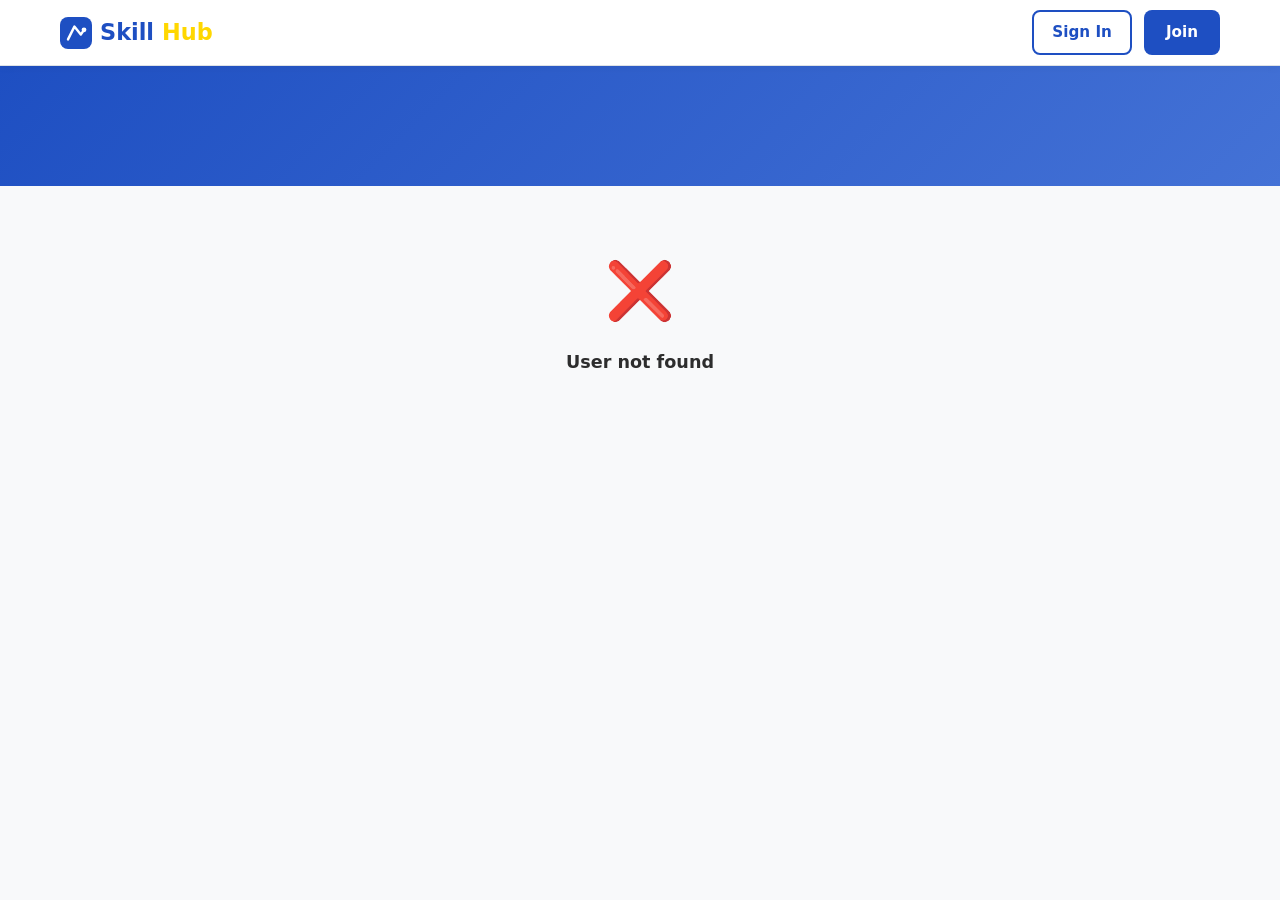
<file: e commerce/frontend/profile.html>
<!DOCTYPE html>
<html lang="en">
<head>
  <meta charset="UTF-8">
  <meta name="viewport" content="width=device-width, initial-scale=1.0">
  <title>Profile – SkillHub</title>
  <link rel="stylesheet" href="css/style.css">
</head>
<body>

<nav class="navbar">
  <div class="navbar-inner">
    <a href="index.html" class="navbar-logo">
      <svg viewBox="0 0 40 40" fill="none"><rect width="40" height="40" rx="10" fill="#1e4fc2"/><path d="M10 28L18 12L26 22L30 16" stroke="white" stroke-width="3" stroke-linecap="round" stroke-linejoin="round"/><circle cx="30" cy="16" r="3" fill="white"/></svg>
      Skill<span style="color:#ffd700">Hub</span>
    </a>
    <div class="navbar-actions" id="nav-actions"></div>
  </div>
</nav>

<div class="profile-hero"></div>

<div class="container" style="padding-bottom:60px">
  <div id="profile-content">
    <div class="loader-wrapper"><div class="loader"></div></div>
  </div>
</div>

<script type="module">
import api from './js/api.js';
import { renderNavAuth, renderStars, formatPrice, avatarInitials, isLoggedIn, getUser, toast } from './js/auth.js';

const API_IMG = 'http://localhost:8000';
const params = new URLSearchParams(window.location.search);
const selfMode = params.has('self');
const userId = params.get('id');

renderNavAuth();

async function loadProfile() {
  try {
    let user;
    if (selfMode) {
      if (!isLoggedIn()) { window.location.href = 'login.html'; return; }
      user = await api.get('/users/me');
    } else if (userId) {
      user = await api.get(`/users/${userId}`);
    } else {
      document.getElementById('profile-content').innerHTML = '<div class="empty-state"><div class="empty-icon">❌</div><h3>User not found</h3></div>';
      return;
    }
    document.title = `${user.name} – SkillHub`;
    const avatarHtml = user.avatar
      ? `<img src="${API_IMG}${user.avatar}" style="width:100%;height:100%;object-fit:cover">`
      : `<div class="avatar-placeholder">${avatarInitials(user.name)}</div>`;

    const isSelf = selfMode || getUser()?.id === user.id;

    document.getElementById('profile-content').innerHTML = `
      <div class="profile-card">
        <div style="display:flex;align-items:flex-start;gap:20px;flex-wrap:wrap">
          <div class="avatar-wrapper">
            ${avatarHtml}
          </div>
          <div style="flex:1">
            <div style="display:flex;align-items:center;gap:12px;flex-wrap:wrap">
              <h1 style="font-size:1.5rem;font-weight:800">${user.name}</h1>
              <span style="background:#e8f0fe;color:#1e4fc2;padding:3px 12px;border-radius:20px;font-size:.8rem;font-weight:600;text-transform:capitalize">${user.role}</span>
            </div>
            <p style="color:#6c757d;margin-top:6px">${user.bio || 'No bio yet'}</p>
            <p style="font-size:.8rem;color:#6c757d;margin-top:6px">Member since ${new Date(user.created_at).toLocaleDateString('en-IN',{month:'long',year:'numeric'})}</p>
          </div>
          <div style="display:flex;gap:10px">
            ${!isSelf ? `<a href="messages.html?to=${user.id}" class="btn btn-primary">💬 Message</a>` : ''}
            ${isSelf ? `<button id="edit-profile-btn" class="btn btn-outline">✏️ Edit Profile</button>` : ''}
            ${isSelf && user.role === 'freelancer' ? `<a href="freelancer-dashboard.html" class="btn btn-primary">Dashboard</a>` : ''}
            ${isSelf && user.role === 'client' ? `<a href="client-dashboard.html" class="btn btn-primary">Dashboard</a>` : ''}
          </div>
        </div>
      </div>

      ${isSelf ? `
      <div id="edit-form-section" style="display:none;background:#fff;border-radius:16px;box-shadow:0 2px 12px rgba(0,0,0,.07);padding:28px;margin-top:20px">
        <h3 style="font-weight:700;margin-bottom:16px">Edit Profile</h3>
        <div class="form-group">
          <label>Name</label>
          <input type="text" id="edit-name" class="form-control" value="${user.name}">
        </div>
        <div class="form-group">
          <label>Bio</label>
          <textarea id="edit-bio" class="form-control" rows="3">${user.bio || ''}</textarea>
        </div>
        <div class="form-group">
          <label>Profile Photo</label>
          <input type="file" id="avatar-file" class="form-control" accept="image/*">
        </div>
        <div style="display:flex;gap:10px">
          <button id="save-profile-btn" class="btn btn-primary">Save Changes</button>
          <button id="cancel-edit-btn" class="btn btn-outline">Cancel</button>
        </div>
      </div>` : ''}

      ${user.role === 'freelancer' ? `
      <div style="margin-top:32px">
        <h2 style="font-size:1.3rem;font-weight:700;margin-bottom:20px">Services</h2>
        <div class="services-grid" id="user-services">
          <div class="loader-wrapper" style="grid-column:1/-1"><div class="loader"></div></div>
        </div>
      </div>` : ''}
    `;

    if (isSelf) {
      document.getElementById('edit-profile-btn')?.addEventListener('click', () => {
        document.getElementById('edit-form-section').style.display = 'block';
      });
      document.getElementById('cancel-edit-btn')?.addEventListener('click', () => {
        document.getElementById('edit-form-section').style.display = 'none';
      });
      document.getElementById('save-profile-btn')?.addEventListener('click', async () => {
        try {
          await api.put('/users/me', {
            name: document.getElementById('edit-name').value,
            bio:  document.getElementById('edit-bio').value,
          });
          const avatarFile = document.getElementById('avatar-file').files[0];
          if (avatarFile) {
            const form = new FormData();
            form.append('file', avatarFile);
            await api.upload('/users/me/avatar', form);
          }
          toast('Profile updated!', 'success');
          setTimeout(() => location.reload(), 800);
        } catch (e) { toast(e.message, 'error'); }
      });
    }

    if (user.role === 'freelancer') {
      loadUserServices(user.id);
    }
  } catch (e) {
    document.getElementById('profile-content').innerHTML = `<div class="empty-state"><div class="empty-icon">❌</div><h3>${e.message}</h3></div>`;
  }
}

async function loadUserServices(ownerId) {
  const grid = document.getElementById('user-services');
  if (!grid) return;
  try {
    const svcs = await api.get(`/services?limit=20`);
    const mine = svcs.filter(s => s.owner?.id === ownerId);
    if (!mine.length) {
      grid.innerHTML = '<div class="empty-state" style="grid-column:1/-1"><div class="empty-icon">🔧</div><h3>No services yet</h3></div>';
      return;
    }
    grid.innerHTML = mine.map(s => `
      <a href="service-detail.html?id=${s.id}" class="service-card" style="text-decoration:none;color:inherit">
        <div class="service-card-img-placeholder">${s.category?.icon || '🔧'}</div>
        <div class="service-card-body">
          <div class="service-card-title">${s.title}</div>
          <div class="service-card-footer">
            <div class="star-rating">${renderStars(s.rating)}<span style="color:#6c757d;margin-left:4px">${s.rating?.toFixed(1)}</span></div>
            <div class="service-card-price">${formatPrice(s.price)}</div>
          </div>
        </div>
      </a>`).join('');
  } catch {}
}

loadProfile();
</script>
</body>
</html>
</file>
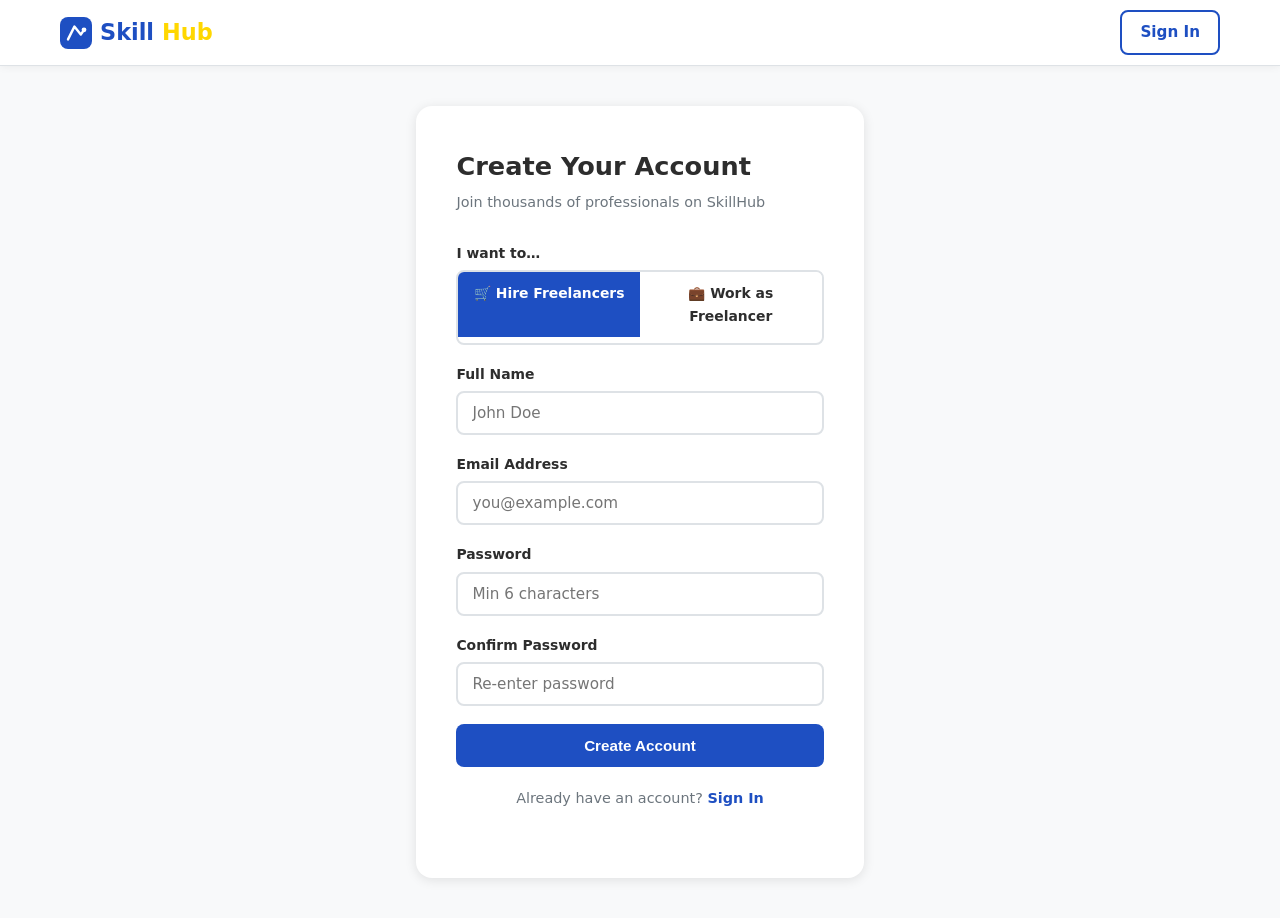
<file: e commerce/frontend/register.html>
<!DOCTYPE html>
<html lang="en">
<head>
  <meta charset="UTF-8">
  <meta name="viewport" content="width=device-width, initial-scale=1.0">
  <title>Join SkillHub – Create Account</title>
  <link rel="stylesheet" href="css/style.css">
</head>
<body style="min-height:100vh;display:flex;flex-direction:column">

<nav class="navbar">
  <div class="navbar-inner">
    <a href="index.html" class="navbar-logo">
      <svg viewBox="0 0 40 40" fill="none"><rect width="40" height="40" rx="10" fill="#1e4fc2"/><path d="M10 28L18 12L26 22L30 16" stroke="white" stroke-width="3" stroke-linecap="round" stroke-linejoin="round"/><circle cx="30" cy="16" r="3" fill="white"/></svg>
      Skill<span style="color:#ffd700">Hub</span>
    </a>
    <div class="navbar-actions">
      <a href="login.html" class="btn btn-outline">Sign In</a>
    </div>
  </div>
</nav>

<main style="flex:1;display:flex;align-items:center;justify-content:center;padding:40px 20px;background:#f8f9fa">
  <div class="form-card">
    <h2>Create Your Account</h2>
    <p>Join thousands of professionals on SkillHub</p>

    <div id="error-msg" class="form-error" style="display:none;background:#fce8e6;padding:10px 14px;border-radius:8px;margin-bottom:16px"></div>

    <div class="form-group">
      <label>I want to…</label>
      <div class="role-toggle">
        <input type="radio" name="role" id="role-client" value="client" checked>
        <label for="role-client">🛒 Hire Freelancers</label>
        <input type="radio" name="role" id="role-freelancer" value="freelancer">
        <label for="role-freelancer">💼 Work as Freelancer</label>
      </div>
    </div>

    <form id="register-form">
      <div class="form-group">
        <label>Full Name</label>
        <input type="text" id="name" class="form-control" placeholder="John Doe" required minlength="2">
      </div>
      <div class="form-group">
        <label>Email Address</label>
        <input type="email" id="email" class="form-control" placeholder="you@example.com" required>
      </div>
      <div class="form-group">
        <label>Password</label>
        <input type="password" id="password" class="form-control" placeholder="Min 6 characters" required minlength="6">
      </div>
      <div class="form-group">
        <label>Confirm Password</label>
        <input type="password" id="confirm-password" class="form-control" placeholder="Re-enter password" required>
      </div>
      <button type="submit" class="btn btn-primary btn-block" id="submit-btn" style="padding:13px">
        Create Account
      </button>
    </form>

    <p style="text-align:center;margin-top:20px;font-size:.9rem;color:#6c757d">
      Already have an account? <a href="login.html" style="color:#1e4fc2;font-weight:600">Sign In</a>
    </p>
  </div>
</main>

<script type="module">
import { register, isLoggedIn } from './js/auth.js';

if (isLoggedIn()) window.location.href = 'index.html';

document.getElementById('register-form').addEventListener('submit', async (e) => {
  e.preventDefault();
  const btn = document.getElementById('submit-btn');
  const err = document.getElementById('error-msg');
  err.style.display = 'none';

  const name     = document.getElementById('name').value.trim();
  const email    = document.getElementById('email').value.trim();
  const password = document.getElementById('password').value;
  const confirm  = document.getElementById('confirm-password').value;
  const role     = document.querySelector('input[name="role"]:checked').value;

  if (password !== confirm) {
    err.textContent = 'Passwords do not match'; err.style.display = 'block'; return;
  }

  btn.disabled = true;
  btn.textContent = 'Creating account…';
  try {
    const user = await register(name, email, password, role);
    window.location.href = user.role === 'freelancer' ? 'freelancer-dashboard.html' : 'client-dashboard.html';
  } catch (ex) {
    err.textContent = ex.message;
    err.style.display = 'block';
    btn.disabled = false;
    btn.textContent = 'Create Account';
  }
});
</script>
</body>
</html>
</file>
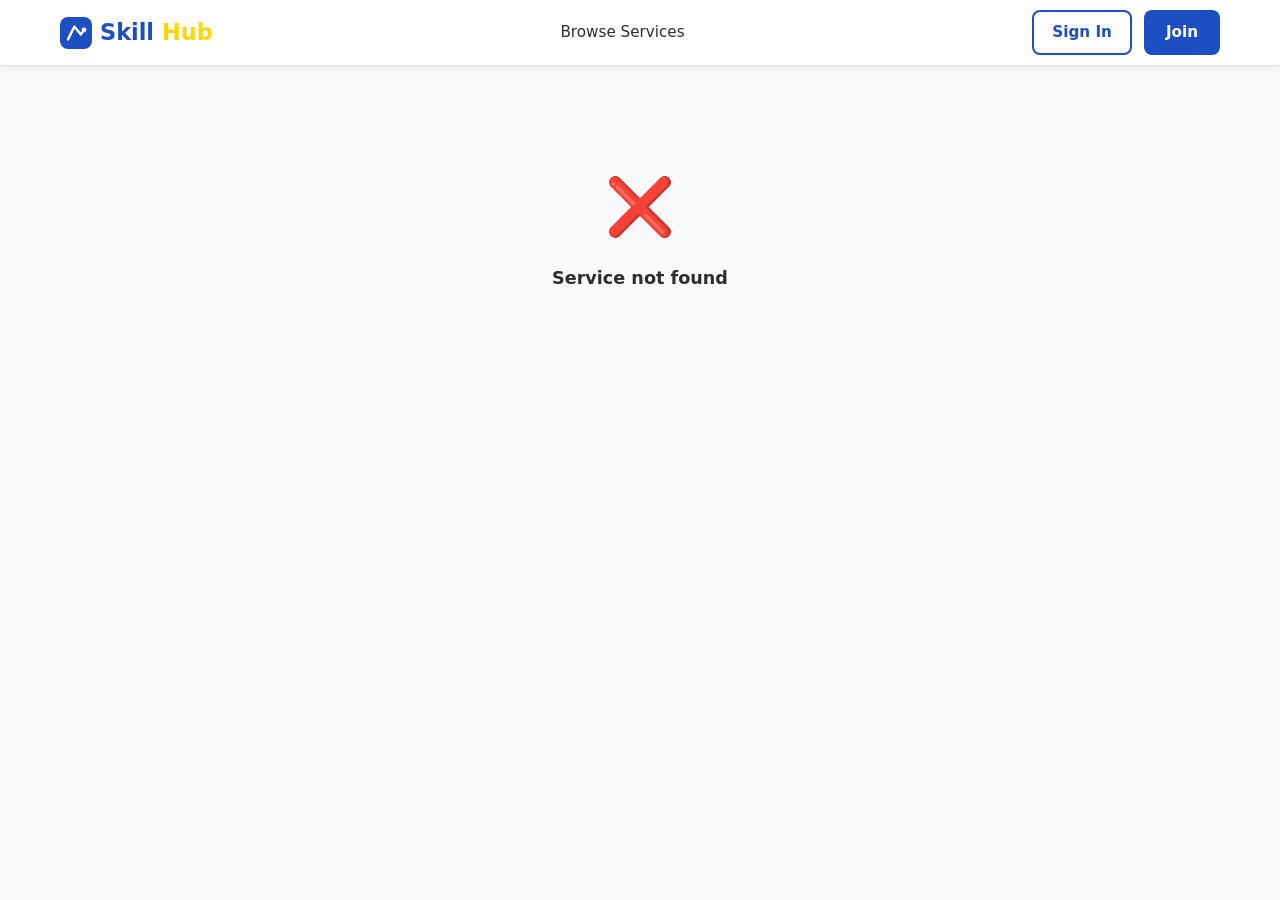
<file: e commerce/frontend/service-detail.html>
<!DOCTYPE html>
<html lang="en">
<head>
  <meta charset="UTF-8">
  <meta name="viewport" content="width=device-width, initial-scale=1.0">
  <title>Service – SkillHub</title>
  <link rel="stylesheet" href="css/style.css">
</head>
<body>

<nav class="navbar">
  <div class="navbar-inner">
    <a href="index.html" class="navbar-logo">
      <svg viewBox="0 0 40 40" fill="none"><rect width="40" height="40" rx="10" fill="#1e4fc2"/><path d="M10 28L18 12L26 22L30 16" stroke="white" stroke-width="3" stroke-linecap="round" stroke-linejoin="round"/><circle cx="30" cy="16" r="3" fill="white"/></svg>
      Skill<span style="color:#ffd700">Hub</span>
    </a>
    <div class="navbar-links">
      <a href="services.html">Browse Services</a>
    </div>
    <div class="navbar-actions" id="nav-actions"></div>
  </div>
</nav>

<div class="container" style="padding-top:36px;padding-bottom:60px">
  <div id="detail-content">
    <div class="loader-wrapper"><div class="loader"></div></div>
  </div>
</div>

<script type="module">
import api from './js/api.js';
import { renderNavAuth, renderStars, formatPrice, avatarInitials, toast, isLoggedIn } from './js/auth.js';
import { showPaymentModal, initiatePayment } from './js/payment.js';

const API_IMG = 'http://localhost:8000';
const serviceId = new URLSearchParams(window.location.search).get('id');
renderNavAuth();

if (!serviceId) {
  document.getElementById('detail-content').innerHTML = '<div class="empty-state"><div class="empty-icon">❌</div><h3>Service not found</h3></div>';
} else {
  loadService();
  loadReviews();
}

async function loadService() {
  try {
    const s = await api.get(`/services/${serviceId}`);
    document.title = `${s.title} – SkillHub`;
    const avatarHtml = s.owner?.avatar
      ? `<img src="${API_IMG}${s.owner.avatar}" style="width:50px;height:50px;border-radius:50%;object-fit:cover">`
      : `<div style="width:50px;height:50px;border-radius:50%;background:#1e4fc2;color:#fff;display:flex;align-items:center;justify-content:center;font-weight:700;font-size:1.2rem">${avatarInitials(s.owner?.name)}</div>`;
    const imgHtml = s.image
      ? `<img src="${API_IMG}${s.image}" alt="${s.title}" style="width:100%;border-radius:12px;max-height:380px;object-fit:cover">`
      : `<div style="width:100%;height:280px;background:linear-gradient(135deg,#e9ecef,#dee2e6);border-radius:12px;display:flex;align-items:center;justify-content:center;font-size:5rem">${s.category?.icon||'🔧'}</div>`;

    document.getElementById('detail-content').innerHTML = `
      <div style="display:grid;grid-template-columns:1fr 340px;gap:32px;align-items:start">
        <!-- Left -->
        <div>
          <a href="services.html" style="color:#1e4fc2;font-size:.85rem;font-weight:600">← Back to Services</a>
          <div style="display:inline-block;margin:12px 0;background:#e8f0fe;color:#1e4fc2;padding:4px 12px;border-radius:20px;font-size:.8rem;font-weight:600">${s.category?.icon||''} ${s.category?.name||'General'}</div>
          <h1 style="font-size:1.7rem;font-weight:800;margin-bottom:16px;line-height:1.3">${s.title}</h1>
          <div style="display:flex;align-items:center;gap:16px;margin-bottom:20px">
            <div style="display:flex;align-items:center;gap:8px">${avatarHtml}
              <div>
                <div style="font-weight:700">${s.owner?.name}</div>
                <div style="font-size:.8rem;color:#6c757d">${s.owner?.role}</div>
              </div>
            </div>
            <div style="margin-left:auto">
              <div class="star-rating">${renderStars(s.rating)}<span style="margin-left:6px;font-weight:700">${s.rating?.toFixed(1)}</span><span style="color:#6c757d;margin-left:4px">(${s.review_count} reviews)</span></div>
            </div>
          </div>
          ${imgHtml}
          <div style="margin-top:28px">
            <h3 style="font-size:1.1rem;font-weight:700;margin-bottom:12px">About This Service</h3>
            <p style="line-height:1.8;color:#444">${(s.description || 'No description provided.').replace(/\n/g,'<br>')}</p>
          </div>

          <!-- Reviews -->
          <div style="margin-top:40px">
            <h3 style="font-size:1.1rem;font-weight:700;margin-bottom:16px">Reviews</h3>
            <div id="reviews-list"><div class="loader-wrapper"><div class="loader"></div></div></div>
          </div>
        </div>

        <!-- Right: Sticky Order Card -->
        <div style="position:sticky;top:80px">
          <div style="background:#fff;border-radius:16px;box-shadow:0 4px 20px rgba(0,0,0,.12);overflow:hidden">
            <div style="background:#1e4fc2;color:#fff;padding:20px 24px">
              <div style="font-size:.85rem;opacity:.85;margin-bottom:4px">Starting at</div>
              <div style="font-size:2rem;font-weight:800">${formatPrice(s.price)}</div>
            </div>
            <div style="padding:20px 24px">
              <div style="display:flex;flex-direction:column;gap:10px;margin-bottom:20px;font-size:.88rem">
                <div style="display:flex;align-items:center;gap:8px;color:#444"><span>✅</span> Professional quality</div>
                <div style="display:flex;align-items:center;gap:8px;color:#444"><span>⚡</span> Fast delivery</div>
                <div style="display:flex;align-items:center;gap:8px;color:#444"><span>🔒</span> Secure payment</div>
              </div>
              <button id="hire-btn" class="btn btn-green btn-block" style="padding:14px;font-size:1rem;margin-bottom:12px">
                Hire Now
              </button>
              <a href="messages.html?to=${s.owner?.id}" class="btn btn-outline btn-block" style="padding:12px">
                Contact Seller
              </a>
              <a href="profile.html?id=${s.owner?.id}" style="display:block;text-align:center;margin-top:14px;font-size:.85rem;color:#1e4fc2;font-weight:600">
                View Freelancer Profile
              </a>
            </div>
          </div>
        </div>
      </div>
    `;

    // Hire button
    document.getElementById('hire-btn').addEventListener('click', async () => {
      if (!isLoggedIn()) { window.location.href = 'login.html'; return; }
      try {
        const order = await api.post('/orders', { service_id: s.id });
        showPaymentModal(s, order.id, (orderId) => initiatePayment(orderId, () => {
          window.location.href = 'client-dashboard.html';
        }));
      } catch (e) { toast(e.message, 'error'); }
    });
  } catch (e) {
    document.getElementById('detail-content').innerHTML = `<div class="empty-state"><div class="empty-icon">❌</div><h3>${e.message}</h3></div>`;
  }
}

async function loadReviews() {
  try {
    const reviews = await api.get(`/reviews/service/${serviceId}`);
    const el = document.getElementById('reviews-list');
    if (!el) return;
    if (!reviews.length) {
      el.innerHTML = '<p style="color:#6c757d">No reviews yet. Be the first!</p>';
      return;
    }
    el.innerHTML = reviews.map(r => `
      <div style="border-bottom:1px solid #f0f0f0;padding:16px 0">
        <div style="display:flex;align-items:center;gap:10px;margin-bottom:8px">
          <div style="width:36px;height:36px;border-radius:50%;background:#1e4fc2;color:#fff;display:flex;align-items:center;justify-content:center;font-weight:700;font-size:.8rem">${avatarInitials(r.reviewer?.name)}</div>
          <div>
            <div style="font-weight:600;font-size:.9rem">${r.reviewer?.name}</div>
            <div class="star-rating" style="font-size:.8rem">${renderStars(r.rating)}</div>
          </div>
          <div style="margin-left:auto;font-size:.78rem;color:#6c757d">${new Date(r.created_at).toLocaleDateString('en-IN')}</div>
        </div>
        ${r.comment ? `<p style="font-size:.88rem;color:#444;line-height:1.6">${r.comment}</p>` : ''}
      </div>`).join('');
  } catch {}
}
</script>
</body>
</html>
</file>
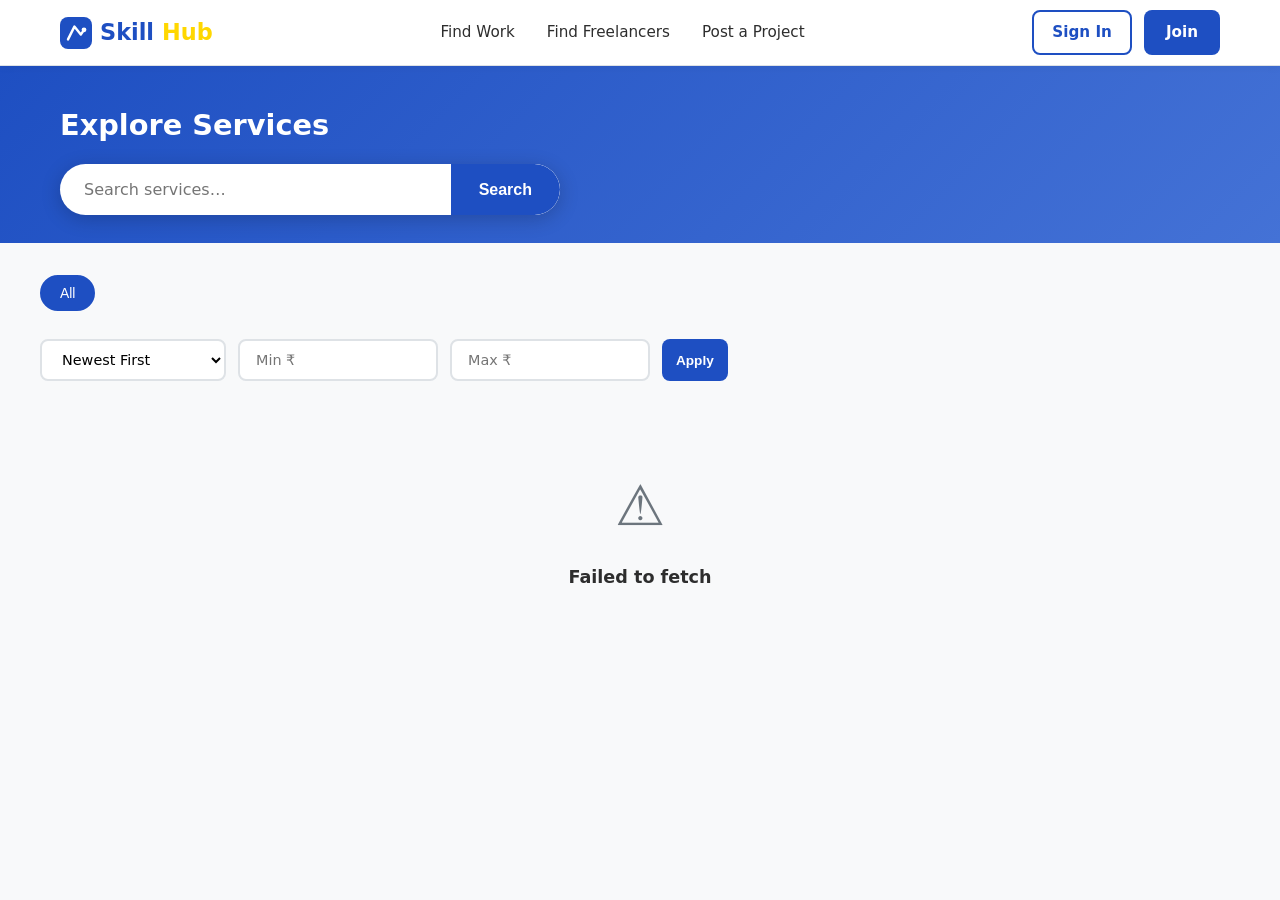
<file: e commerce/frontend/services.html>
<!DOCTYPE html>
<html lang="en">
<head>
  <meta charset="UTF-8">
  <meta name="viewport" content="width=device-width, initial-scale=1.0">
  <title>Find Services – SkillHub</title>
  <link rel="stylesheet" href="css/style.css">
</head>
<body>

<nav class="navbar">
  <div class="navbar-inner">
    <a href="index.html" class="navbar-logo">
      <svg viewBox="0 0 40 40" fill="none"><rect width="40" height="40" rx="10" fill="#1e4fc2"/><path d="M10 28L18 12L26 22L30 16" stroke="white" stroke-width="3" stroke-linecap="round" stroke-linejoin="round"/><circle cx="30" cy="16" r="3" fill="white"/></svg>
      Skill<span style="color:#ffd700">Hub</span>
    </a>
    <div class="navbar-links">
      <a href="services.html">Find Work</a>
      <a href="services.html">Find Freelancers</a>
      <a href="client-dashboard.html">Post a Project</a>
    </div>
    <div class="navbar-actions" id="nav-actions"></div>
    <div class="hamburger"><span></span><span></span><span></span></div>
  </div>
  <div class="mobile-nav"></div>
</nav>

<!-- Page header -->
<div style="background:linear-gradient(135deg,#1e4fc2,#4472d6);padding:36px 0 28px;color:#fff">
  <div class="container">
    <h1 style="font-size:1.8rem;font-weight:800;margin-bottom:16px">Explore Services</h1>
    <div class="hero-search" style="max-width:500px;margin:0">
      <input type="text" id="search-input" placeholder="Search services…">
      <button id="search-btn">Search</button>
    </div>
  </div>
</div>

<div class="container section" style="padding-top:32px">
  <!-- Categories -->
  <div class="categories-bar" id="categories-bar">
    <button class="cat-filter-btn active" data-id="">All</button>
  </div>

  <!-- Filters -->
  <div class="search-filter-bar" style="margin-bottom:20px">
    <select id="sort-select">
      <option value="newest">Newest First</option>
      <option value="price-low">Price: Low to High</option>
      <option value="price-high">Price: High to Low</option>
      <option value="rating">Top Rated</option>
    </select>
    <input type="number" id="min-price" placeholder="Min ₹" style="max-width:100px">
    <input type="number" id="max-price" placeholder="Max ₹" style="max-width:100px">
    <button id="apply-filter" class="btn btn-primary btn-sm">Apply</button>
  </div>

  <!-- Results count -->
  <p id="results-count" style="color:#6c757d;font-size:.87rem;margin-bottom:16px"></p>

  <!-- Grid -->
  <div class="services-grid" id="services-grid">
    <div class="loader-wrapper" style="grid-column:1/-1"><div class="loader"></div></div>
  </div>

  <!-- Load more -->
  <div style="text-align:center;margin-top:32px">
    <button id="load-more-btn" class="btn btn-outline hidden">Load More</button>
  </div>
</div>

<script type="module" src="js/services.js"></script>
</body>
</html>
</file>
<file: e commerce/frontend/css/style.css>
/* ============================================================
   SkillHub – Global Stylesheet
   Colors: Primary Blue #1e4fc2  |  Accent Green #28a745
   Background #f8f9fa            |  Dark #1a1a2e
   ============================================================ */

:root {
  --primary:    #1e4fc2;
  --primary-dk: #163a96;
  --primary-lt: #4472d6;
  --green:      #28a745;
  --green-dk:   #1e8035;
  --orange:     #fd7e14;
  --red:        #dc3545;
  --bg:         #f8f9fa;
  --white:      #ffffff;
  --text:       #2d2d2d;
  --text-light: #6c757d;
  --border:     #dee2e6;
  --card-shadow: 0 2px 12px rgba(0,0,0,.1);
  --radius:     10px;
  --radius-lg:  16px;
}

/* ── Reset ──────────────────────────────────────────────── */
*, *::before, *::after { box-sizing: border-box; margin: 0; padding: 0; }
html { scroll-behavior: smooth; }
body {
  font-family: 'Segoe UI', system-ui, -apple-system, sans-serif;
  background: var(--bg);
  color: var(--text);
  line-height: 1.6;
}
a { text-decoration: none; color: inherit; }
img { max-width: 100%; display: block; }
ul { list-style: none; }
button { cursor: pointer; border: none; outline: none; }
input, textarea, select { outline: none; font-family: inherit; }

/* ── Utility ────────────────────────────────────────────── */
.container { max-width: 1200px; margin: 0 auto; padding: 0 20px; }
.flex      { display: flex; }
.flex-center { display: flex; align-items: center; justify-content: center; }
.gap-1  { gap: 8px; }
.gap-2  { gap: 16px; }
.gap-3  { gap: 24px; }
.text-center { text-align: center; }
.mt-1 { margin-top: 8px; }
.mt-2 { margin-top: 16px; }
.mt-3 { margin-top: 24px; }
.mb-2 { margin-bottom: 16px; }
.mb-3 { margin-bottom: 24px; }
.hidden  { display: none !important; }

/* ── Buttons ────────────────────────────────────────────── */
.btn {
  display: inline-flex; align-items: center; justify-content: center; gap: 6px;
  padding: 10px 22px; border-radius: 8px;
  font-size: 0.95rem; font-weight: 600;
  transition: all .2s ease;
}
.btn-primary   { background: var(--primary); color: #fff; }
.btn-primary:hover { background: var(--primary-dk); transform: translateY(-1px); }
.btn-green     { background: var(--green); color: #fff; }
.btn-green:hover { background: var(--green-dk); }
.btn-outline   { background: transparent; border: 2px solid var(--primary); color: var(--primary); }
.btn-outline:hover { background: var(--primary); color: #fff; }
.btn-outline-white { background: transparent; border: 2px solid #fff; color: #fff; }
.btn-outline-white:hover { background: #fff; color: var(--primary); }
.btn-sm { padding: 6px 14px; font-size: 0.85rem; }
.btn-lg { padding: 14px 32px; font-size: 1.05rem; }
.btn-block { width: 100%; }
.btn-danger { background: var(--red); color: #fff; }
.btn-danger:hover { background: #b52a37; }

/* ── Badge / Status ─────────────────────────────────────── */
.badge {
  display: inline-block; padding: 3px 10px; border-radius: 20px;
  font-size: 0.75rem; font-weight: 600; text-transform: capitalize;
}
.badge-pending   { background: #fff3cd; color: #856404; }
.badge-active    { background: #d4edda; color: #155724; }
.badge-completed { background: #cce5ff; color: #004085; }
.badge-cancelled { background: #f8d7da; color: #721c24; }

/* ── Navbar ─────────────────────────────────────────────── */
.navbar {
  background: var(--white);
  border-bottom: 1px solid var(--border);
  position: sticky; top: 0; z-index: 1000;
  box-shadow: 0 1px 8px rgba(0,0,0,.06);
}
.navbar-inner {
  display: flex; align-items: center; justify-content: space-between;
  height: 65px; padding: 0 20px; max-width: 1200px; margin: 0 auto;
}
.navbar-logo {
  display: flex; align-items: center; gap: 8px;
  font-size: 1.4rem; font-weight: 800; color: var(--primary);
}
.navbar-logo svg { width: 32px; height: 32px; }
.navbar-links {
  display: flex; align-items: center; gap: 32px;
}
.navbar-links a {
  color: var(--text); font-size: 0.95rem; font-weight: 500;
  transition: color .2s;
}
.navbar-links a:hover { color: var(--primary); }
.navbar-actions { display: flex; align-items: center; gap: 12px; }
.navbar-actions .btn-outline { padding: 8px 18px; }
.hamburger { display: none; flex-direction: column; gap: 5px; cursor: pointer; }
.hamburger span { width: 24px; height: 2px; background: var(--text); border-radius: 2px; transition: .3s; }
.mobile-nav { display: none; }

/* ── Hero Section ───────────────────────────────────────── */
.hero {
  background: linear-gradient(135deg, var(--primary) 0%, var(--primary-lt) 100%);
  padding: 80px 20px 60px;
  text-align: center;
  color: #fff;
  position: relative;
  overflow: hidden;
}
.hero::before {
  content: '';
  position: absolute; inset: 0;
  background: url("data:image/svg+xml,%3Csvg width='60' height='60' viewBox='0 0 60 60' xmlns='http://www.w3.org/2000/svg'%3E%3Cg fill='none' fill-rule='evenodd'%3E%3Cg fill='%23ffffff' fill-opacity='0.05'%3E%3Cpath d='M36 34v-4h-2v4h-4v2h4v4h2v-4h4v-2h-4zm0-30V0h-2v4h-4v2h4v4h2V6h4V4h-4zM6 34v-4H4v4H0v2h4v4h2v-4h4v-2H6zM6 4V0H4v4H0v2h4v4h2V6h4V4H6z'/%3E%3C/g%3E%3C/g%3E%3C/svg%3E");
}
.hero-title {
  font-size: 2.6rem; font-weight: 800; margin-bottom: 16px; line-height: 1.2;
  position: relative;
}
.hero-title span { color: #ffd700; }
.hero-subtitle {
  font-size: 1.1rem; opacity: .9; margin-bottom: 36px; position: relative;
}
.hero-search {
  display: flex; max-width: 620px; margin: 0 auto 36px;
  background: #fff; border-radius: 50px; overflow: hidden;
  box-shadow: 0 4px 20px rgba(0,0,0,.2);
  position: relative;
}
.hero-search input {
  flex: 1; padding: 16px 24px; font-size: 1rem; border: none;
  color: var(--text); background: transparent;
}
.hero-search button {
  padding: 12px 28px; background: var(--primary); color: #fff;
  font-size: 1rem; font-weight: 600; border-radius: 0 50px 50px 0;
  transition: background .2s;
}
.hero-search button:hover { background: var(--primary-dk); }
.hero-categories {
  display: flex; flex-wrap: wrap; justify-content: center; gap: 12px;
  position: relative;
}
.hero-cat-btn {
  display: flex; align-items: center; gap: 8px;
  background: rgba(255,255,255,.15); backdrop-filter: blur(4px);
  color: #fff; border: 1px solid rgba(255,255,255,.3);
  padding: 10px 18px; border-radius: 50px; font-size: 0.9rem; font-weight: 500;
  transition: all .2s; cursor: pointer;
}
.hero-cat-btn:hover { background: rgba(255,255,255,.25); transform: translateY(-2px); }
.hero-cat-btn .cat-icon { font-size: 1.1rem; }

/* ── Section Titles ─────────────────────────────────────── */
.section { padding: 60px 0; }
.section-title {
  font-size: 1.8rem; font-weight: 700; text-align: center;
  margin-bottom: 8px; color: var(--text);
}
.section-subtitle {
  text-align: center; color: var(--text-light); margin-bottom: 40px;
}

/* ── Freelancer Cards ───────────────────────────────────── */
.freelancer-grid {
  display: grid;
  grid-template-columns: repeat(auto-fill, minmax(240px, 1fr));
  gap: 24px;
}
.freelancer-card {
  background: var(--white); border-radius: var(--radius-lg);
  box-shadow: var(--card-shadow); overflow: hidden;
  transition: transform .25s, box-shadow .25s;
}
.freelancer-card:hover { transform: translateY(-6px); box-shadow: 0 8px 28px rgba(0,0,0,.15); }
.freelancer-card-img {
  width: 100%; height: 180px; object-fit: cover;
}
.freelancer-card-img-placeholder {
  width: 100%; height: 180px;
  background: linear-gradient(135deg, #e9ecef, #dee2e6);
  display: flex; align-items: center; justify-content: center;
  font-size: 3rem;
}
.freelancer-card-body { padding: 16px; }
.freelancer-card-name { font-weight: 700; font-size: 1rem; margin-bottom: 4px; }
.freelancer-card-role { font-size: 0.82rem; color: var(--text-light); margin-bottom: 10px; }
.freelancer-card-meta {
  display: flex; align-items: center; justify-content: space-between;
  margin-bottom: 14px;
}
.star-rating { display: flex; align-items: center; gap: 4px; font-size: 0.85rem; }
.star-rating .stars { color: #ffc107; }
.starting-at { font-size: 0.8rem; color: var(--text-light); }
.starting-at strong { color: var(--primary); font-size: 0.95rem; }

/* ── Service Cards ──────────────────────────────────────── */
.services-grid {
  display: grid;
  grid-template-columns: repeat(auto-fill, minmax(260px, 1fr));
  gap: 24px;
}
.service-card {
  background: var(--white); border-radius: var(--radius-lg);
  box-shadow: var(--card-shadow); overflow: hidden;
  transition: transform .25s, box-shadow .25s;
  display: flex; flex-direction: column;
}
.service-card:hover { transform: translateY(-5px); box-shadow: 0 8px 28px rgba(0,0,0,.15); }
.service-card-img {
  width: 100%; height: 160px; object-fit: cover;
}
.service-card-img-placeholder {
  width: 100%; height: 160px;
  background: linear-gradient(135deg, #e9ecef, #dee2e6);
  display: flex; align-items: center; justify-content: center;
  font-size: 2.5rem;
}
.service-card-body { padding: 16px; flex: 1; display: flex; flex-direction: column; }
.service-card-freelancer {
  display: flex; align-items: center; gap: 8px; margin-bottom: 10px;
}
.service-card-avatar {
  width: 32px; height: 32px; border-radius: 50%; object-fit: cover;
  background: var(--border);
}
.service-card-fname { font-size: 0.85rem; font-weight: 600; }
.service-card-title { font-weight: 700; font-size: 0.97rem; margin-bottom: 8px; line-height: 1.4; }
.service-card-desc { font-size: 0.83rem; color: var(--text-light); margin-bottom: 12px; flex: 1; }
.service-card-footer {
  display: flex; align-items: center; justify-content: space-between;
  padding-top: 12px; border-top: 1px solid var(--border);
}
.service-card-price { font-size: 1.1rem; font-weight: 800; color: var(--primary); }

/* ── How It Works ───────────────────────────────────────── */
.hiw-section { background: var(--white); padding: 60px 0; }
.hiw-steps {
  display: flex; align-items: flex-start; justify-content: center;
  gap: 16px; flex-wrap: wrap;
}
.hiw-step {
  display: flex; flex-direction: column; align-items: center;
  text-align: center; max-width: 200px;
}
.hiw-icon {
  width: 80px; height: 80px; border-radius: 50%;
  display: flex; align-items: center; justify-content: center;
  font-size: 2rem; margin-bottom: 16px;
}
.hiw-icon-1 { background: #e8f0fe; }
.hiw-icon-2 { background: #e6f9ee; }
.hiw-icon-3 { background: #fff8e1; }
.hiw-step h3 { font-size: 1rem; font-weight: 700; margin-bottom: 6px; }
.hiw-step p  { font-size: 0.85rem; color: var(--text-light); }
.hiw-arrow { font-size: 1.8rem; color: var(--border); align-self: center; margin: 0 8px; }

/* ── Categories Bar ─────────────────────────────────────── */
.categories-bar {
  display: flex; flex-wrap: wrap; gap: 10px; margin-bottom: 28px;
}
.cat-filter-btn {
  padding: 8px 18px; border-radius: 50px; font-size: 0.87rem; font-weight: 500;
  border: 2px solid var(--border); background: var(--white); color: var(--text);
  transition: all .2s; cursor: pointer;
}
.cat-filter-btn:hover, .cat-filter-btn.active {
  border-color: var(--primary); background: var(--primary); color: #fff;
}

/* ── Search + Filter Bar ─────────────────────────────────── */
.search-filter-bar {
  display: flex; gap: 12px; flex-wrap: wrap; margin-bottom: 28px;
}
.search-filter-bar input, .search-filter-bar select {
  padding: 10px 16px; border: 2px solid var(--border); border-radius: 8px;
  font-size: 0.9rem; background: var(--white); transition: border .2s;
}
.search-filter-bar input:focus, .search-filter-bar select:focus {
  border-color: var(--primary);
}
.search-filter-bar input { flex: 1; min-width: 200px; }

/* ── Form Styles ────────────────────────────────────────── */
.form-card {
  background: var(--white); border-radius: var(--radius-lg);
  box-shadow: var(--card-shadow); padding: 40px;
  max-width: 480px; margin: 0 auto;
}
.form-card h2 { font-size: 1.6rem; font-weight: 800; margin-bottom: 4px; }
.form-card p  { color: var(--text-light); margin-bottom: 28px; font-size: 0.9rem; }
.form-group { margin-bottom: 18px; }
.form-group label { display: block; font-size: 0.87rem; font-weight: 600; margin-bottom: 6px; }
.form-control {
  width: 100%; padding: 11px 14px; border: 2px solid var(--border);
  border-radius: 8px; font-size: 0.95rem; transition: border .2s;
  background: var(--white); color: var(--text);
}
.form-control:focus { border-color: var(--primary); }
.form-error { color: var(--red); font-size: 0.82rem; margin-top: 4px; }
.form-divider {
  text-align: center; color: var(--text-light); margin: 20px 0; font-size: 0.85rem;
  position: relative;
}
.form-divider::before, .form-divider::after {
  content: ''; position: absolute; top: 50%; width: 40%; height: 1px; background: var(--border);
}
.form-divider::before { left: 0; }
.form-divider::after  { right: 0; }
.role-toggle { display: flex; gap: 0; border: 2px solid var(--border); border-radius: 8px; overflow: hidden; }
.role-toggle input[type="radio"] { display: none; }
.role-toggle label {
  flex: 1; padding: 10px; text-align: center; font-size: 0.87rem; font-weight: 600;
  cursor: pointer; transition: all .2s; background: var(--white); color: var(--text);
}
.role-toggle input:checked + label { background: var(--primary); color: #fff; }

/* ── Toast / Alert ──────────────────────────────────────── */
.toast-container {
  position: fixed; top: 80px; right: 20px; z-index: 9999;
  display: flex; flex-direction: column; gap: 8px;
}
.toast {
  background: var(--white); border-radius: 10px; padding: 14px 18px;
  box-shadow: 0 4px 20px rgba(0,0,0,.15); min-width: 260px;
  display: flex; align-items: center; gap: 10px;
  animation: slideIn .3s ease;
}
.toast-success { border-left: 4px solid var(--green); }
.toast-error   { border-left: 4px solid var(--red); }
.toast-info    { border-left: 4px solid var(--primary); }
@keyframes slideIn {
  from { transform: translateX(120%); opacity: 0; }
  to   { transform: translateX(0);    opacity: 1; }
}

/* ── Modal ──────────────────────────────────────────────── */
.modal-overlay {
  position: fixed; inset: 0; background: rgba(0,0,0,.55);
  z-index: 2000; display: flex; align-items: center; justify-content: center;
  padding: 20px; animation: fadeIn .2s ease;
}
@keyframes fadeIn { from { opacity: 0; } to { opacity: 1; } }
.modal {
  background: var(--white); border-radius: var(--radius-lg);
  width: 100%; max-width: 500px; max-height: 90vh; overflow-y: auto;
  animation: slideUp .3s ease;
}
@keyframes slideUp {
  from { transform: translateY(40px); opacity: 0; }
  to   { transform: translateY(0);    opacity: 1; }
}
.modal-header {
  padding: 20px 24px 0; display: flex; align-items: center; justify-content: space-between;
}
.modal-header h3 { font-size: 1.2rem; font-weight: 700; }
.modal-close {
  background: none; font-size: 1.4rem; color: var(--text-light);
  width: 32px; height: 32px; border-radius: 50%; display: flex; align-items: center; justify-content: center;
}
.modal-close:hover { background: var(--bg); }
.modal-body { padding: 20px 24px 24px; }

/* ── Payment Modal ──────────────────────────────────────── */
.order-summary { background: var(--bg); border-radius: 10px; padding: 16px; margin-bottom: 20px; }
.order-summary-row { display: flex; justify-content: space-between; padding: 6px 0; font-size: 0.9rem; }
.order-summary-row.total { font-weight: 700; font-size: 1rem; border-top: 1px solid var(--border); padding-top: 10px; margin-top: 4px; }
.payment-options { display: flex; flex-direction: column; gap: 10px; }
.payment-option {
  display: flex; align-items: center; justify-content: space-between;
  padding: 14px 16px; border: 2px solid var(--border); border-radius: 10px;
  cursor: pointer; transition: border .2s;
}
.payment-option:hover, .payment-option.selected { border-color: var(--primary); }
.payment-option-label { display: flex; align-items: center; gap: 10px; font-weight: 500; }

/* ── Profile Page ───────────────────────────────────────── */
.profile-hero {
  background: linear-gradient(135deg, var(--primary), var(--primary-lt));
  padding: 40px 0 80px; color: #fff;
}
.profile-card {
  background: var(--white); border-radius: var(--radius-lg);
  box-shadow: var(--card-shadow); padding: 28px;
  margin-top: -60px; position: relative; z-index: 1;
}
.avatar-wrapper {
  width: 100px; height: 100px; border-radius: 50%;
  overflow: hidden; border: 4px solid var(--white);
  box-shadow: 0 4px 12px rgba(0,0,0,.15);
}
.avatar-wrapper img { width: 100%; height: 100%; object-fit: cover; }
.avatar-placeholder {
  width: 100%; height: 100%;
  background: var(--primary); color: #fff;
  display: flex; align-items: center; justify-content: center;
  font-size: 2.5rem; font-weight: 700;
}

/* ── Star Rating Input ──────────────────────────────────── */
.star-input { display: flex; gap: 4px; }
.star-input span {
  font-size: 1.6rem; cursor: pointer; color: var(--border); transition: color .15s;
}
.star-input span:hover, .star-input span.active { color: #ffc107; }

/* ── Loader ─────────────────────────────────────────────── */
.loader-wrapper { display: flex; justify-content: center; padding: 60px 0; }
.loader {
  width: 44px; height: 44px; border: 4px solid var(--border);
  border-top-color: var(--primary); border-radius: 50%;
  animation: spin 0.8s linear infinite;
}
@keyframes spin { to { transform: rotate(360deg); } }
.empty-state { text-align: center; padding: 60px 20px; color: var(--text-light); }
.empty-state .empty-icon { font-size: 3.5rem; margin-bottom: 12px; }
.empty-state h3 { font-size: 1.1rem; font-weight: 600; color: var(--text); }

/* ── Service Detail Layout ─────────────────────────────── */
.detail-grid {
  display: grid;
  grid-template-columns: 1fr 340px;
  gap: 32px;
  align-items: start;
}
.detail-sticky-card { position: sticky; top: 80px; }

/* ── Footer ─────────────────────────────────────────────── */
footer {
  background: #1a1a2e; color: rgba(255,255,255,.7); padding: 48px 0 24px;
}
.footer-grid {
  display: grid; grid-template-columns: 2fr 1fr 1fr 1fr; gap: 40px; margin-bottom: 36px;
}
.footer-logo { font-size: 1.4rem; font-weight: 800; color: #fff; margin-bottom: 12px; }
.footer-desc { font-size: 0.87rem; line-height: 1.7; }
.footer-col h4 { color: #fff; font-size: 0.95rem; font-weight: 700; margin-bottom: 14px; }
.footer-col a {
  display: block; font-size: 0.87rem; margin-bottom: 8px;
  color: rgba(255,255,255,.6); transition: color .2s;
}
.footer-col a:hover { color: #fff; }
.footer-bottom {
  border-top: 1px solid rgba(255,255,255,.1); padding-top: 20px;
  display: flex; justify-content: space-between; font-size: 0.83rem;
}

/* ── Responsive ─────────────────────────────────────────── */

/* --- Tablet landscape (1024px) --- */
@media (max-width: 1024px) {
  .footer-grid { grid-template-columns: 1fr 1fr; gap: 28px; }
  .detail-grid { grid-template-columns: 1fr 300px; }
}

/* --- Tablet / Large Mobile (768px) --- */
@media (max-width: 768px) {
  /* Nav */
  .navbar-links { display: none; }
  .navbar-actions { gap: 6px; }
  .navbar-actions .btn { padding: 7px 12px; font-size: 0.82rem; }
  .hamburger { display: flex; }
  .mobile-nav.open {
    display: flex; flex-direction: column;
    background: var(--white); border-top: 1px solid var(--border);
    padding: 16px 20px; gap: 0;
  }
  .mobile-nav a {
    font-size: 0.95rem; font-weight: 500; padding: 12px 0;
    border-bottom: 1px solid var(--border); display: block; color: var(--text);
  }
  .mobile-nav a:last-child { border-bottom: none; }
  .mobile-nav .btn { display: block; text-align: center; margin-top: 12px; }

  /* Hero */
  .hero { padding: 50px 16px 36px; }
  .hero-title { font-size: 1.9rem; }
  .hero-subtitle { font-size: 0.97rem; margin-bottom: 28px; }
  .hero-search { border-radius: 14px; flex-direction: column; max-width: 100%; }
  .hero-search input { border-radius: 14px 14px 0 0; padding: 14px 18px; }
  .hero-search button { border-radius: 0 0 14px 14px; padding: 12px 18px; }
  .hero-categories { gap: 8px; }
  .hero-cat-btn { padding: 8px 14px; font-size: 0.82rem; }

  /* Sections */
  .section { padding: 40px 0; }
  .section-title { font-size: 1.5rem; }
  .section-subtitle { font-size: 0.9rem; margin-bottom: 28px; }
  .hiw-section { padding: 40px 0; }
  .hiw-steps { flex-direction: column; align-items: center; gap: 24px; }
  .hiw-arrow { display: none; }
  .hiw-step { max-width: 280px; }

  /* Grids */
  .services-grid { grid-template-columns: repeat(2, 1fr); gap: 16px; }
  .freelancer-grid { grid-template-columns: repeat(2, 1fr); gap: 16px; }

  /* Category bar — horizontal scroll */
  .categories-bar {
    flex-wrap: nowrap; overflow-x: auto; padding-bottom: 8px;
    -webkit-overflow-scrolling: touch; scrollbar-width: none;
  }
  .categories-bar::-webkit-scrollbar { display: none; }
  .cat-filter-btn { white-space: nowrap; flex-shrink: 0; }

  /* Search filter — stacked */
  .search-filter-bar { flex-direction: column; }
  .search-filter-bar input,
  .search-filter-bar select { width: 100%; min-width: unset; }

  /* Detail page */
  .detail-grid { grid-template-columns: 1fr; gap: 24px; }
  .detail-sticky-card { position: static; }

  /* Footer */
  .footer-grid { grid-template-columns: 1fr 1fr; gap: 24px; }
  .footer-bottom { flex-direction: column; gap: 8px; text-align: center; }

  /* Form */
  .form-card { padding: 28px 20px; }

  /* Toast — full width */
  .toast-container { right: 12px; left: 12px; }
  .toast { min-width: unset; width: 100%; }

  /* Profile */
  .profile-hero { padding: 32px 0 70px; }
}

/* --- Small Mobile (480px) --- */
@media (max-width: 480px) {
  .container { padding: 0 12px; }

  /* Nav */
  .navbar-inner { height: 58px; padding: 0 14px; }
  .navbar-logo { font-size: 1.2rem; }
  .navbar-logo svg { width: 28px; height: 28px; }
  .navbar-actions .btn { padding: 6px 10px; font-size: 0.78rem; }

  /* Hero */
  .hero { padding: 40px 12px 28px; }
  .hero-title { font-size: 1.55rem; line-height: 1.25; }
  .hero-subtitle { font-size: 0.9rem; }
  .hero-search input { font-size: 0.9rem; padding: 12px 14px; }
  .hero-search button { font-size: 0.9rem; padding: 10px 14px; }
  .hero-cat-btn { padding: 7px 12px; font-size: 0.78rem; }

  /* Sections */
  .section { padding: 32px 0; }
  .section-title { font-size: 1.3rem; }

  /* Grids */
  .services-grid { grid-template-columns: repeat(2, 1fr); gap: 10px; }
  .freelancer-grid { grid-template-columns: repeat(2, 1fr); gap: 10px; }
  .service-card-img,
  .service-card-img-placeholder { height: 120px; }
  .service-card-body { padding: 10px 12px; }
  .service-card-title { font-size: 0.88rem; }
  .service-card-price { font-size: 0.97rem; }
  .freelancer-card-img,
  .freelancer-card-img-placeholder { height: 140px; }
  .freelancer-card-body { padding: 12px; }

  /* HIW */
  .hiw-icon { width: 64px; height: 64px; font-size: 1.6rem; }

  /* Footer */
  .footer-grid { grid-template-columns: 1fr; gap: 20px; }
  .footer-logo { font-size: 1.2rem; }

  /* Buttons */
  .btn-lg { padding: 11px 22px; font-size: 0.92rem; }

  /* Form */
  .form-card { padding: 24px 14px; }

  /* Modal — slide up from bottom */
  .modal-overlay { align-items: flex-end; padding: 0; }
  .modal {
    border-radius: var(--radius-lg) var(--radius-lg) 0 0;
    width: 100%; max-width: 100%; max-height: 92vh;
  }

  /* Profile */
  .avatar-wrapper { width: 80px; height: 80px; }
  .profile-card { padding: 16px; }
}

/* --- Very Small phones (360px) --- */
@media (max-width: 360px) {
  .services-grid { grid-template-columns: 1fr; }
  .freelancer-grid { grid-template-columns: 1fr; }
  .navbar-actions { display: none; }
  .hero-title { font-size: 1.4rem; }
}
</file>
<file: e commerce/frontend/css/dashboard.css>
/* ============================================================
   SkillHub – Dashboard Stylesheet
   ============================================================ */

/* ── Dashboard Layout ───────────────────────────────────── */
.dashboard-layout {
  display: grid;
  grid-template-columns: 240px 1fr;
  min-height: calc(100vh - 65px);
}

/* ── Sidebar ────────────────────────────────────────────── */
.sidebar {
  background: #1e4fc2;
  color: #fff;
  padding: 24px 0;
  position: sticky;
  top: 65px;
  height: calc(100vh - 65px);
  overflow-y: auto;
}
.sidebar-user {
  padding: 0 20px 20px;
  border-bottom: 1px solid rgba(255,255,255,.15);
  margin-bottom: 16px;
}
.sidebar-avatar {
  width: 52px; height: 52px; border-radius: 50%;
  background: rgba(255,255,255,.2);
  display: flex; align-items: center; justify-content: center;
  font-size: 1.4rem; font-weight: 700; color: #fff;
  margin-bottom: 8px; overflow: hidden;
}
.sidebar-avatar img { width: 100%; height: 100%; object-fit: cover; }
.sidebar-name { font-weight: 700; font-size: 0.97rem; }
.sidebar-role {
  font-size: 0.78rem; background: rgba(255,255,255,.2);
  padding: 2px 8px; border-radius: 20px; display: inline-block; margin-top: 4px;
}
.sidebar-nav { list-style: none; padding: 0; }
.sidebar-nav li a,
.sidebar-nav li button {
  display: flex; align-items: center; gap: 12px;
  padding: 12px 20px; font-size: 0.92rem; font-weight: 500;
  color: rgba(255,255,255,.75); width: 100%; text-align: left;
  background: none; border: none; cursor: pointer;
  transition: all .2s; border-left: 3px solid transparent;
  text-decoration: none;
}
.sidebar-nav li a:hover,
.sidebar-nav li button:hover,
.sidebar-nav li.active a,
.sidebar-nav li.active button {
  color: #fff;
  background: rgba(255,255,255,.12);
  border-left-color: #fff;
}
.sidebar-nav li .nav-icon { font-size: 1.1rem; width: 20px; text-align: center; }
.sidebar-divider { border-top: 1px solid rgba(255,255,255,.1); margin: 10px 0; }

/* ── Dashboard Main ─────────────────────────────────────── */
.dashboard-main {
  padding: 28px;
  background: #f8f9fa;
  min-height: calc(100vh - 65px);
}
.dashboard-header {
  display: flex; align-items: center; justify-content: space-between;
  margin-bottom: 24px;
}
.dashboard-header h1 { font-size: 1.5rem; font-weight: 800; }
.dashboard-header p { color: #6c757d; font-size: 0.88rem; margin-top: 2px; }

/* ── Stat Cards ─────────────────────────────────────────── */
.stat-cards {
  display: grid;
  grid-template-columns: repeat(auto-fill, minmax(180px, 1fr));
  gap: 20px;
  margin-bottom: 28px;
}
.stat-card {
  background: #fff; border-radius: 14px;
  padding: 20px; box-shadow: 0 2px 12px rgba(0,0,0,.07);
  border-left: 4px solid transparent;
  transition: transform .2s;
}
.stat-card:hover { transform: translateY(-3px); }
.stat-card.blue   { border-left-color: #1e4fc2; }
.stat-card.green  { border-left-color: #28a745; }
.stat-card.orange { border-left-color: #fd7e14; }
.stat-card.purple { border-left-color: #6f42c1; }
.stat-card-icon {
  font-size: 1.6rem; margin-bottom: 10px;
}
.stat-card-label { font-size: 0.8rem; color: #6c757d; font-weight: 500; margin-bottom: 4px; }
.stat-card-value { font-size: 1.6rem; font-weight: 800; color: #1a1a2e; }
.stat-card-sub   { font-size: 0.78rem; color: #6c757d; margin-top: 4px; }

/* ── Panel / Card ───────────────────────────────────────── */
.panel {
  background: #fff; border-radius: 14px;
  box-shadow: 0 2px 12px rgba(0,0,0,.07);
  overflow: hidden; margin-bottom: 24px;
}
.panel-header {
  padding: 18px 22px; border-bottom: 1px solid #dee2e6;
  display: flex; align-items: center; justify-content: space-between;
}
.panel-header h3 { font-size: 1rem; font-weight: 700; }
.panel-body { padding: 22px; }

/* ── Table ──────────────────────────────────────────────── */
.table-wrapper { overflow-x: auto; }
table {
  width: 100%; border-collapse: collapse; font-size: 0.87rem;
}
table thead th {
  padding: 10px 14px; text-align: left; font-weight: 600;
  color: #6c757d; background: #f8f9fa; border-bottom: 1px solid #dee2e6;
  white-space: nowrap;
}
table tbody td {
  padding: 12px 14px; border-bottom: 1px solid #f0f0f0; vertical-align: middle;
}
table tbody tr:last-child td { border-bottom: none; }
table tbody tr:hover { background: #fafbff; }
.td-user { display: flex; align-items: center; gap: 10px; }
.td-user img, .td-avatar {
  width: 32px; height: 32px; border-radius: 50%; object-fit: cover;
  background: #dee2e6; flex-shrink: 0;
}
.td-avatar { display: flex; align-items: center; justify-content: center; font-weight: 600; font-size: 0.8rem; color: #fff; background: #1e4fc2; }

/* ── Action buttons in table ─────────────────────────────── */
.action-btns { display: flex; gap: 6px; }
.btn-icon {
  width: 32px; height: 32px; border-radius: 8px;
  display: flex; align-items: center; justify-content: center;
  font-size: 0.9rem; transition: all .2s; cursor: pointer;
}
.btn-icon-edit   { background: #e8f0fe; color: #1e4fc2; }
.btn-icon-delete { background: #fce8e6; color: #dc3545; }
.btn-icon-edit:hover   { background: #1e4fc2; color: #fff; }
.btn-icon-delete:hover { background: #dc3545; color: #fff; }

/* ── Form inside dashboard ───────────────────────────────── */
.dash-form .form-group { margin-bottom: 16px; }
.dash-form label { display: block; font-size: 0.85rem; font-weight: 600; margin-bottom: 5px; }
.dash-form .form-control {
  width: 100%; padding: 10px 12px; border: 2px solid #dee2e6;
  border-radius: 8px; font-size: 0.9rem; transition: border .2s;
}
.dash-form .form-control:focus { border-color: #1e4fc2; }
.dash-form textarea.form-control { min-height: 90px; resize: vertical; }
.dash-form-row { display: grid; grid-template-columns: 1fr 1fr; gap: 16px; }

/* ── Notifications bell ──────────────────────────────────── */
.notif-btn {
  position: relative; background: none; font-size: 1.3rem; padding: 6px;
}
.notif-dot {
  position: absolute; top: 4px; right: 4px;
  width: 8px; height: 8px; border-radius: 50%; background: #dc3545;
}

/* ── Mobile sidebar toggle ───────────────────────────────── */
.sidebar-toggle-btn {
  display: none; background: #1e4fc2; color: #fff;
  padding: 8px 14px; border-radius: 8px; font-size: 0.9rem; font-weight: 600;
  margin-bottom: 16px;
}

/* ── Responsive ─────────────────────────────────────────── */

/* --- Tablet (900px) --- */
@media (max-width: 900px) {
  .dashboard-layout { grid-template-columns: 1fr; }
  .sidebar {
    position: fixed; left: -260px; top: 65px; z-index: 900;
    width: 240px; height: calc(100vh - 65px);
    transition: left .3s; box-shadow: none;
  }
  .sidebar.open { left: 0; box-shadow: 4px 0 24px rgba(0,0,0,.22); }
  .sidebar-toggle-btn { display: inline-flex; }
  .dashboard-main { padding: 20px 16px; }
  .stat-cards { grid-template-columns: repeat(2, 1fr); }
  .dash-form-row { grid-template-columns: 1fr; }
  .panel-header { padding: 14px 16px; }
  .panel-body { padding: 16px; }
}

/* --- Mobile (600px) --- */
@media (max-width: 600px) {
  .dashboard-header { flex-wrap: wrap; gap: 10px; }
  .dashboard-header h1 { font-size: 1.2rem; }
  .stat-card { padding: 14px 16px; }
  .stat-card-value { font-size: 1.4rem; }
  .stat-card-icon { font-size: 1.3rem; margin-bottom: 6px; }
  table { min-width: 520px; }
}

/* --- Small Mobile (480px) --- */
@media (max-width: 480px) {
  .stat-cards { grid-template-columns: 1fr 1fr; gap: 10px; }
  .dashboard-main { padding: 12px 10px; }
  .sidebar { top: 58px; height: calc(100vh - 58px); }
  .sidebar-toggle-btn { font-size: 0.82rem; padding: 6px 12px; }
}

/* ── Image upload preview ────────────────────────────────── */
.img-upload-box {
  border: 2px dashed #dee2e6; border-radius: 10px; padding: 24px;
  text-align: center; cursor: pointer; transition: border .2s; position: relative;
}
.img-upload-box:hover { border-color: #1e4fc2; }
.img-upload-box input[type="file"] {
  position: absolute; inset: 0; opacity: 0; cursor: pointer;
}
.img-preview {
  width: 100%; height: 140px; object-fit: cover;
  border-radius: 8px; margin-top: 10px;
}

/* ── Chat / Messages ─────────────────────────────────────── */
.chat-layout {
  display: grid; grid-template-columns: 280px 1fr;
  height: calc(100vh - 65px);
}
.chat-sidebar {
  border-right: 1px solid #dee2e6; background: #fff; overflow-y: auto;
}
.chat-sidebar-header {
  padding: 16px; border-bottom: 1px solid #dee2e6; font-weight: 700;
}
.chat-contact {
  display: flex; align-items: center; gap: 12px;
  padding: 14px 16px; cursor: pointer; transition: background .2s;
  border-bottom: 1px solid #f5f5f5;
}
.chat-contact:hover, .chat-contact.active { background: #f0f4ff; }
.chat-contact-info { flex: 1; min-width: 0; }
.chat-contact-name { font-weight: 600; font-size: 0.9rem; }
.chat-contact-last { font-size: 0.78rem; color: #6c757d; white-space: nowrap; overflow: hidden; text-overflow: ellipsis; }
.chat-unread {
  background: #1e4fc2; color: #fff; border-radius: 50%;
  min-width: 20px; height: 20px; display: flex; align-items: center;
  justify-content: center; font-size: 0.7rem; font-weight: 700;
}
.chat-main { display: flex; flex-direction: column; }
.chat-header {
  padding: 14px 20px; border-bottom: 1px solid #dee2e6; background: #fff;
  display: flex; align-items: center; gap: 12px;
}
.chat-messages { flex: 1; overflow-y: auto; padding: 20px; display: flex; flex-direction: column; gap: 12px; }
.chat-bubble {
  max-width: 65%; padding: 10px 14px; border-radius: 16px; font-size: 0.88rem; line-height: 1.5;
}
.chat-bubble.sent {
  background: #1e4fc2; color: #fff; border-radius: 16px 16px 4px 16px;
  align-self: flex-end;
}
.chat-bubble.received {
  background: #fff; border: 1px solid #dee2e6;
  border-radius: 16px 16px 16px 4px; align-self: flex-start;
}
.chat-bubble-time { font-size: 0.7rem; opacity: .65; margin-top: 4px; }
.chat-input-area {
  padding: 14px 20px; background: #fff; border-top: 1px solid #dee2e6;
  display: flex; gap: 10px;
}
.chat-input-area input {
  flex: 1; padding: 10px 16px; border: 2px solid #dee2e6; border-radius: 50px;
  font-size: 0.9rem;
}
.chat-input-area input:focus { border-color: #1e4fc2; }
.chat-send-btn {
  width: 42px; height: 42px; border-radius: 50%;
  background: #1e4fc2; color: #fff;
  display: flex; align-items: center; justify-content: center; font-size: 1rem;
}
/* ── Chat Responsive ──────────────────────────────────────── */
@media (max-width: 768px) {
  .chat-layout { grid-template-columns: 1fr; min-height: calc(100vh - 65px); }
  .chat-sidebar {
    position: fixed; left: -100%; top: 65px;
    width: 85%; max-width: 320px; height: calc(100vh - 65px);
    z-index: 800; transition: left .3s; box-shadow: none;
    background: #fff; display: block;
  }
  .chat-sidebar.open { left: 0; box-shadow: 4px 0 24px rgba(0,0,0,.2); }
  .chat-overlay {
    position: fixed; inset: 0; top: 65px;
    background: rgba(0,0,0,.4); z-index: 790; display: none;
  }
  .chat-overlay.open { display: block; }
  .chat-contacts-btn {
    display: inline-flex; align-items: center; gap: 6px;
    background: #e8f0fe; color: #1e4fc2; border: none;
    border-radius: 8px; padding: 7px 14px;
    font-size: 0.85rem; font-weight: 600; cursor: pointer; flex-shrink: 0;
  }
  .chat-main { min-height: calc(100vh - 65px); }
}
@media (min-width: 769px) {
  .chat-contacts-btn { display: none; }
  .chat-overlay { display: none !important; }
}
@media (max-width: 480px) {
  .chat-sidebar { top: 58px; height: calc(100vh - 58px); }
  .chat-layout { min-height: calc(100vh - 58px); }
  .chat-main { min-height: calc(100vh - 58px); }
  .chat-overlay { top: 58px; }
}
</file>
